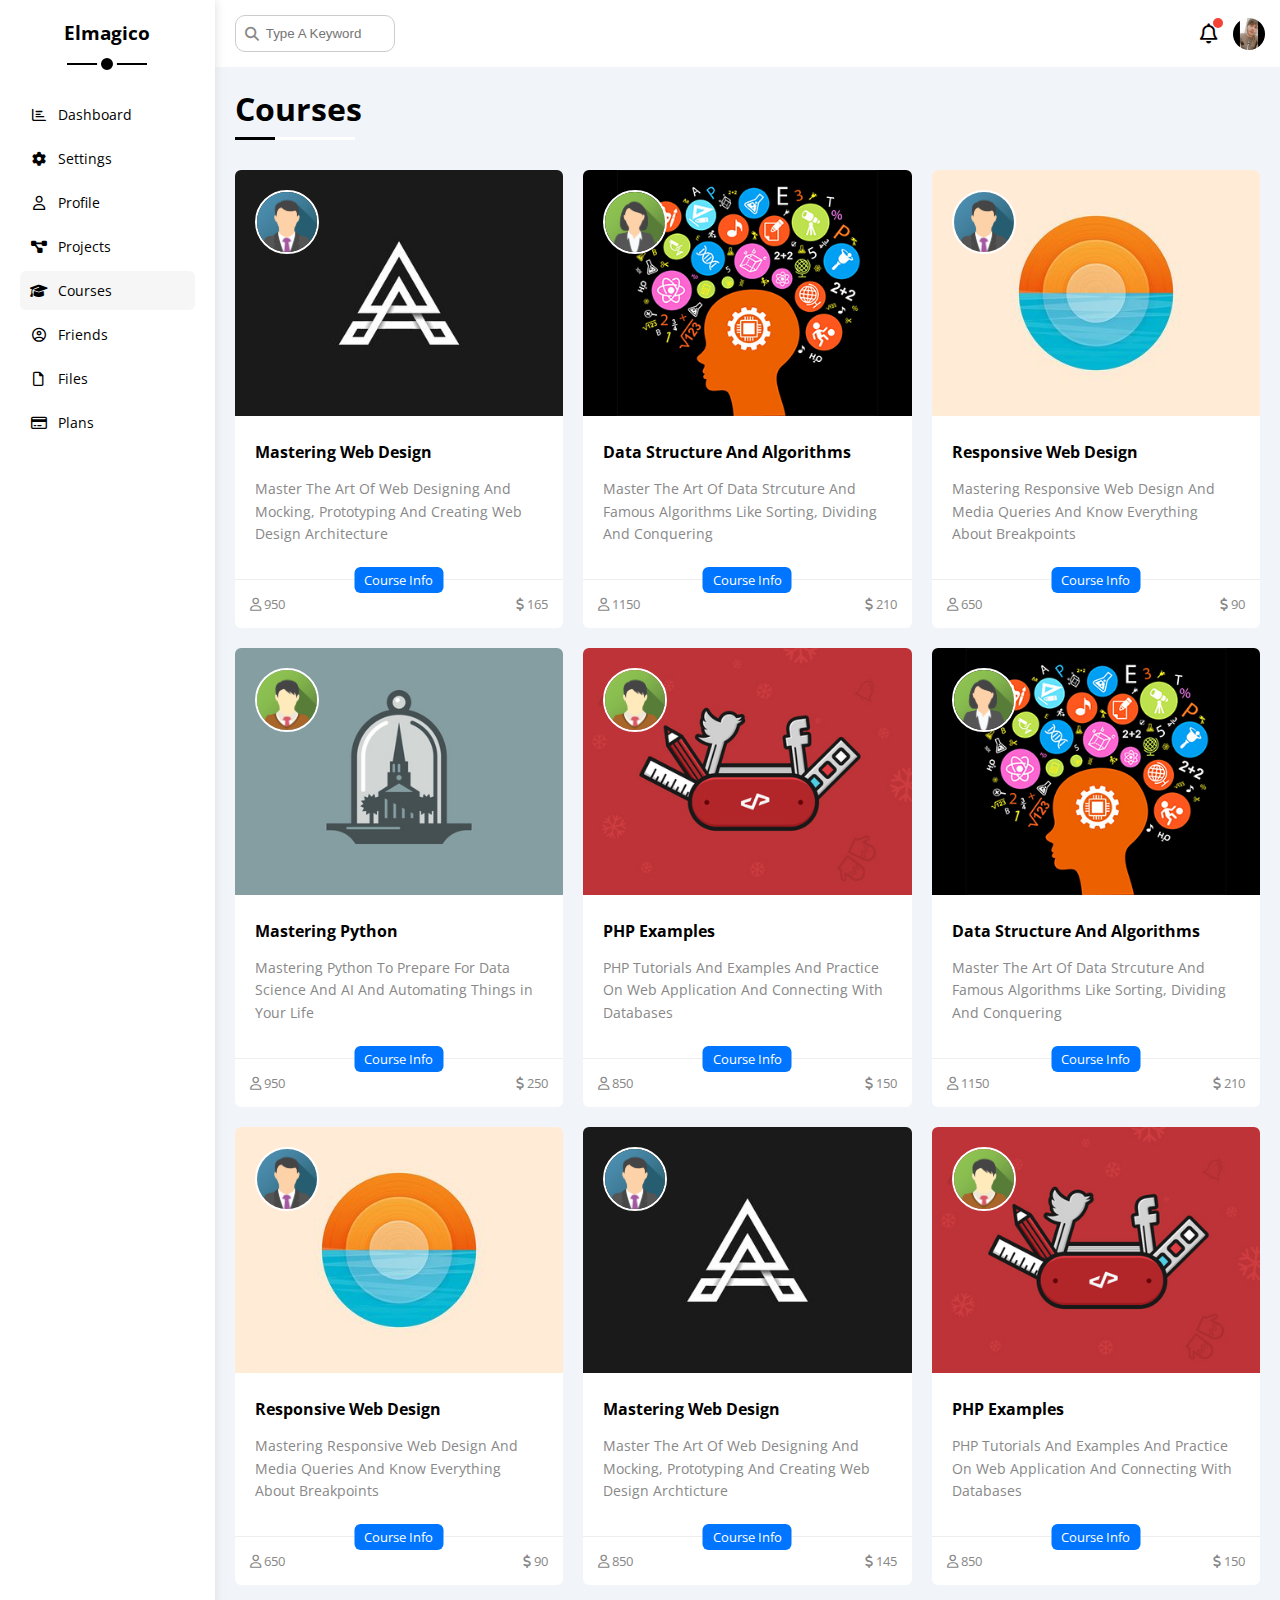
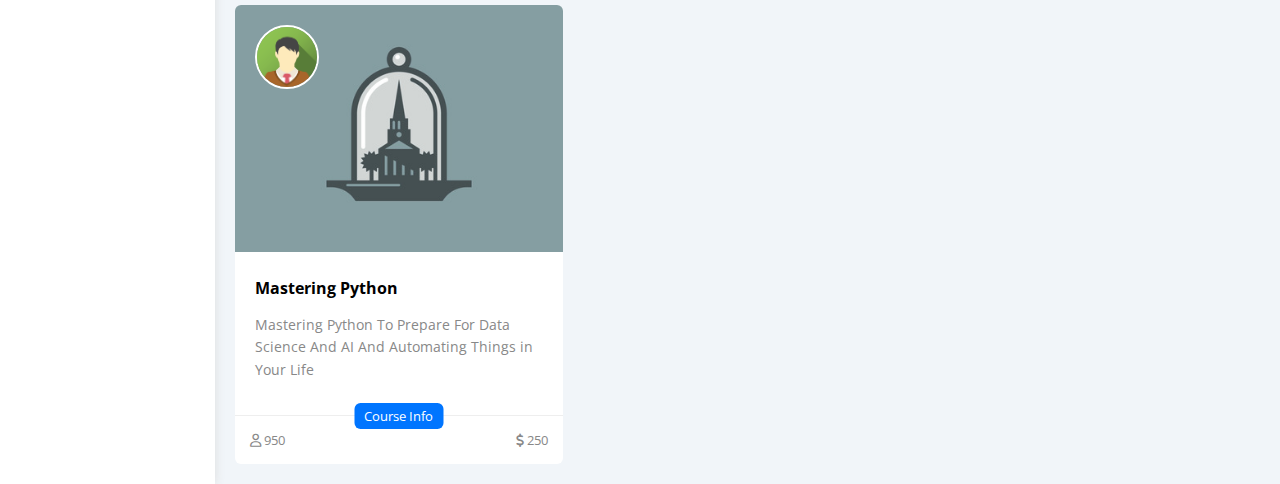
<file: courses.html>
<!DOCTYPE html>
<html lang="en">
<head>
    <meta charset="UTF-8">
    <meta http-equiv="X-UA-Compatible" content="IE=edge">
    <meta name="viewport" content="width=device-width, initial-scale=1.0">
    <title>Courses</title>
    <link rel="stylesheet" href="CSS/all.min.css">
    <link rel="stylesheet" href="CSS/framework.css">
    <link rel="stylesheet" href="CSS/master.css">
    <link rel="preconnect" href="https://fonts.gstatic.com" crossorigin />
    <link href="https://fonts.googleapis.com/css2?family=Open+Sans:wght@300;500&#038;display=swap" rel="stylesheet" />
</head>
<body>
    <div class="page d-flex">
        <div class="sidebar bg-white p-20 p-relative">
          <h3 class="p-relative txt-c mt-0">Elmagico</h3>
          <ul>
            <li>
              <a class="d-flex align-center fs-14 c-black rad-6 p-10" href="index.html">
                <i class="fa-regular fa-chart-bar fa-fw"></i>
                <span>Dashboard</span>
              </a>
            </li>
            <li>
              <a class="d-flex align-center fs-14 c-black rad-6 p-10" href="settings.html">
                <i class="fa-solid fa-gear fa-fw"></i>
                <span>Settings</span>
              </a>
            </li>
            <li>
              <a class="d-flex align-center fs-14 c-black rad-6 p-10" href="profile.html">
                <i class="fa-regular fa-user fa-fw"></i>
                <span>Profile</span>
              </a>
            </li>
            <li>
              <a class="d-flex align-center fs-14 c-black rad-6 p-10" href="projects.html">
                <i class="fa-solid fa-diagram-project fa-fw"></i>
                <span>Projects</span>
              </a>
            </li>
            <li>
              <a class="active d-flex align-center fs-14 c-black rad-6 p-10" href="courses.html">
                <i class="fa-solid fa-graduation-cap fa-fw"></i>
                <span>Courses</span>
              </a>
            </li>
            <li>
              <a class="d-flex align-center fs-14 c-black rad-6 p-10" href="friends.html">
                <i class="fa-regular fa-circle-user fa-fw"></i>
                <span>Friends</span>
              </a>
            </li>
            <li>
              <a class="d-flex align-center fs-14 c-black rad-6 p-10" href="files.html">
                <i class="fa-regular fa-file fa-fw"></i>
                <span>Files</span>
              </a>
            </li>
            <li>
              <a class="d-flex align-center fs-14 c-black rad-6 p-10" href="plans.html">
                <i class="fa-regular fa-credit-card fa-fw"></i>
                <span>Plans</span>
              </a>
            </li>
          </ul>
        </div>
        <div class="content w-full">
          <!-- Start Head -->
          <div class="head bg-white p-15 between-flex">
            <div class="search p-relative">
              <input class="p-10" type="search" placeholder="Type A Keyword" />
            </div>
            <div class="icons d-flex align-center">
              <span class="notification p-relative">
                <i class="fa-regular fa-bell fa-lg"></i>
              </span>
              <img decoding="async" src="imgs/avatar.png" alt="" />
            </div>
          </div>
          <!-- End Head -->
          <h1 class="p-relative">Courses</h1>
          <div class="courses-page d-grid m-20 gap-20">
            <div class="course bg-white rad-6 p-relative">
              <img decoding="async" class="cover" src="imgs/course-01.jpg" alt="" />
              <img decoding="async" class="instructor" src="imgs/team-01.png" alt="" />
              <div class="p-20">
                <h4 class="m-0">Mastering Web Design</h4>
                <p class="description c-grey mt-15 fs-14">
                  Master The Art Of Web Designing And Mocking, Prototyping And Creating Web Design Architecture
                </p>
              </div>
              <div class="info p-15 p-relative between-flex">
                <span class="title bg-blue c-white btn-shape">Course Info</span>
                <span class="c-grey">
                  <i class="fa-regular fa-user"></i>
                  950
                </span>
                <span class="c-grey">
                  <i class="fa-solid fa-dollar-sign"></i>
                  165
                </span>
              </div>
            </div>
            <div class="course bg-white rad-6 p-relative">
              <img decoding="async" class="cover" src="imgs/course-02.jpg" alt="" />
              <img decoding="async" class="instructor" src="imgs/team-02.png" alt="" />
              <div class="p-20">
                <h4 class="m-0">Data Structure And Algorithms</h4>
                <p class="description c-grey mt-15 fs-14">
                  Master The Art Of Data Strcuture And Famous Algorithms Like Sorting, Dividing And Conquering
                </p>
              </div>
              <div class="info p-15 p-relative between-flex">
                <span class="title bg-blue c-white btn-shape">Course Info</span>
                <span class="c-grey"> <i class="fa-regular fa-user"></i> 1150</span>
                <span class="c-grey"><i class="fa-solid fa-dollar-sign"></i> 210</span>
              </div>
            </div>
            <div class="course bg-white rad-6 p-relative">
              <img decoding="async" class="cover" src="imgs/course-03.jpg" alt="" />
              <img decoding="async" class="instructor" src="imgs/team-01.png" alt="" />
              <div class="p-20">
                <h4 class="m-0">Responsive Web Design</h4>
                <p class="description c-grey mt-15 fs-14">
                  Mastering Responsive Web Design And Media Queries And Know Everything About Breakpoints
                </p>
              </div>
              <div class="info p-15 p-relative between-flex">
                <span class="title bg-blue c-white btn-shape">Course Info</span>
                <span class="c-grey"> <i class="fa-regular fa-user"></i> 650</span>
                <span class="c-grey"><i class="fa-solid fa-dollar-sign"></i> 90</span>
              </div>
            </div>
            <div class="course bg-white rad-6 p-relative">
              <img decoding="async" class="cover" src="imgs/course-04.jpg" alt="" />
              <img decoding="async" class="instructor" src="imgs/team-03.png" alt="" />
              <div class="p-20">
                <h4 class="m-0">Mastering Python</h4>
                <p class="description c-grey mt-15 fs-14">
                  Mastering Python To Prepare For Data Science And AI And Automating Things in Your Life
                </p>
              </div>
              <div class="info p-15 p-relative between-flex">
                <span class="title bg-blue c-white btn-shape">Course Info</span>
                <span class="c-grey"> <i class="fa-regular fa-user"></i> 950</span>
                <span class="c-grey"><i class="fa-solid fa-dollar-sign"></i> 250</span>
              </div>
            </div>
            <div class="course bg-white rad-6 p-relative">
              <img decoding="async" class="cover" src="imgs/course-05.jpg" alt="" />
              <img decoding="async" class="instructor" src="imgs/team-03.png" alt="" />
              <div class="p-20">
                <h4 class="m-0">PHP Examples</h4>
                <p class="description c-grey mt-15 fs-14">
                  PHP Tutorials And Examples And Practice On Web Application And Connecting With Databases
                </p>
              </div>
              <div class="info p-15 p-relative between-flex">
                <span class="title bg-blue c-white btn-shape">Course Info</span>
                <span class="c-grey"> <i class="fa-regular fa-user"></i> 850</span>
                <span class="c-grey"><i class="fa-solid fa-dollar-sign"></i> 150</span>
              </div>
            </div>
            <div class="course bg-white rad-6 p-relative">
              <img decoding="async" class="cover" src="imgs/course-02.jpg" alt="" />
              <img decoding="async" class="instructor" src="imgs/team-02.png" alt="" />
              <div class="p-20">
                <h4 class="m-0">Data Structure And Algorithms</h4>
                <p class="description c-grey mt-15 fs-14">
                  Master The Art Of Data Strcuture And Famous Algorithms Like Sorting, Dividing And Conquering
                </p>
              </div>
              <div class="info p-15 p-relative between-flex">
                <span class="title bg-blue c-white btn-shape">Course Info</span>
                <span class="c-grey"> <i class="fa-regular fa-user"></i> 1150</span>
                <span class="c-grey"><i class="fa-solid fa-dollar-sign"></i> 210</span>
              </div>
            </div>
            <div class="course bg-white rad-6 p-relative">
              <img decoding="async" class="cover" src="imgs/course-03.jpg" alt="" />
              <img decoding="async" class="instructor" src="imgs/team-01.png" alt="" />
              <div class="p-20">
                <h4 class="m-0">Responsive Web Design</h4>
                <p class="description c-grey mt-15 fs-14">
                  Mastering Responsive Web Design And Media Queries And Know Everything About Breakpoints
                </p>
              </div>
              <div class="info p-15 p-relative between-flex">
                <span class="title bg-blue c-white btn-shape">Course Info</span>
                <span class="c-grey"> <i class="fa-regular fa-user"></i> 650</span>
                <span class="c-grey"><i class="fa-solid fa-dollar-sign"></i> 90</span>
              </div>
            </div>
            <div class="course bg-white rad-6 p-relative">
              <img decoding="async" class="cover" src="imgs/course-01.jpg" alt="" />
              <img decoding="async" class="instructor" src="imgs/team-01.png" alt="" />
              <div class="p-20">
                <h4 class="m-0">Mastering Web Design</h4>
                <p class="description c-grey mt-15 fs-14">
                  Master The Art Of Web Designing And Mocking, Prototyping And Creating Web Design Archticture
                </p>
              </div>
              <div class="info p-15 p-relative between-flex">
                <span class="title bg-blue c-white btn-shape">Course Info</span>
                <span class="c-grey"> <i class="fa-regular fa-user"></i> 850</span>
                <span class="c-grey"><i class="fa-solid fa-dollar-sign"></i> 145</span>
              </div>
            </div>
            <div class="course bg-white rad-6 p-relative">
              <img decoding="async" class="cover" src="imgs/course-05.jpg" alt="" />
              <img decoding="async" class="instructor" src="imgs/team-03.png" alt="" />
              <div class="p-20">
                <h4 class="m-0">PHP Examples</h4>
                <p class="description c-grey mt-15 fs-14">
                  PHP Tutorials And Examples And Practice On Web Application And Connecting With Databases
                </p>
              </div>
              <div class="info p-15 p-relative between-flex">
                <span class="title bg-blue c-white btn-shape">Course Info</span>
                <span class="c-grey"> <i class="fa-regular fa-user"></i> 850</span>
                <span class="c-grey"><i class="fa-solid fa-dollar-sign"></i> 150</span>
              </div>
            </div>
            <div class="course bg-white rad-6 p-relative">
              <img decoding="async" class="cover" src="imgs/course-04.jpg" alt="" />
              <img decoding="async" class="instructor" src="imgs/team-03.png" alt="" />
              <div class="p-20">
                <h4 class="m-0">Mastering Python</h4>
                <p class="description c-grey mt-15 fs-14">
                  Mastering Python To Prepare For Data Science And AI And Automating Things in Your Life
                </p>
              </div>
              <div class="info p-15 p-relative between-flex">
                <span class="title bg-blue c-white btn-shape">Course Info</span>
                <span class="c-grey"> <i class="fa-regular fa-user"></i> 950</span>
                <span class="c-grey"><i class="fa-solid fa-dollar-sign"></i> 250</span>
              </div>
            </div>
          </div>
        </div>
      </div>
</body>
</html>
</file>
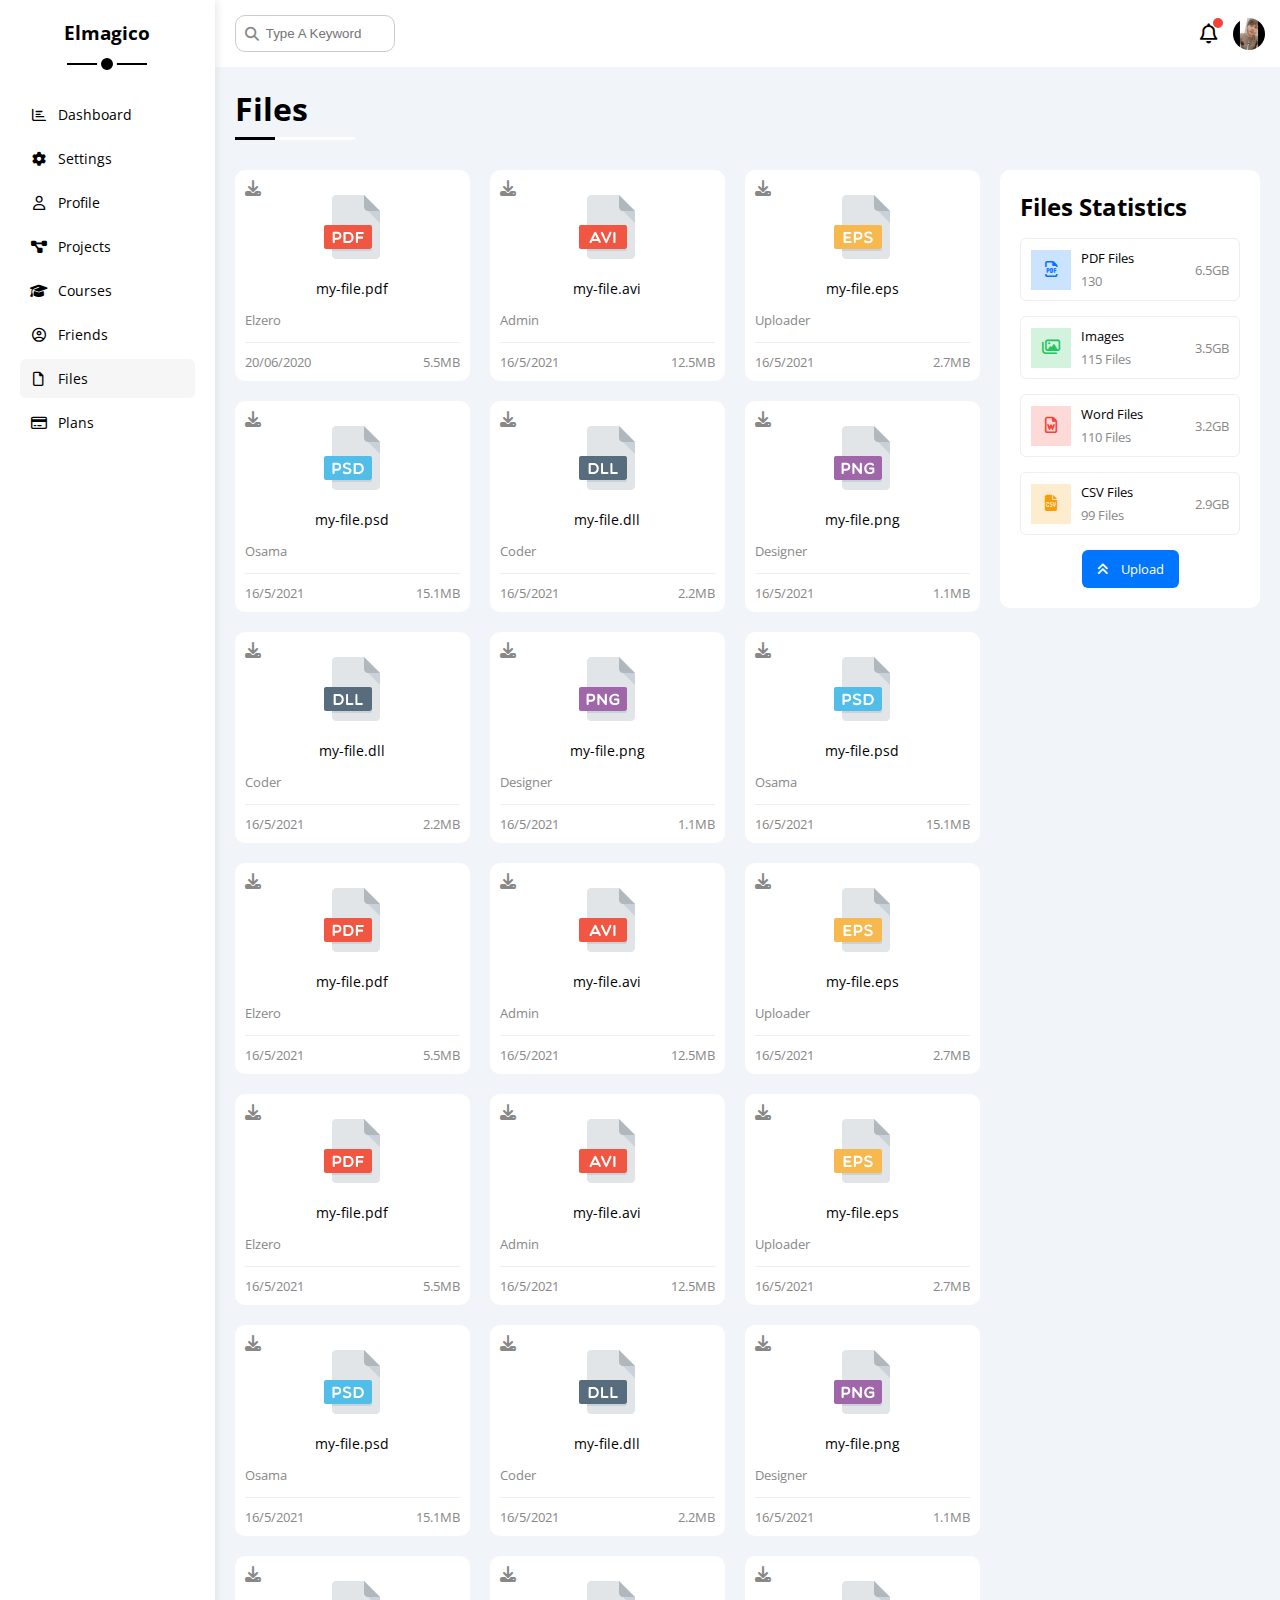
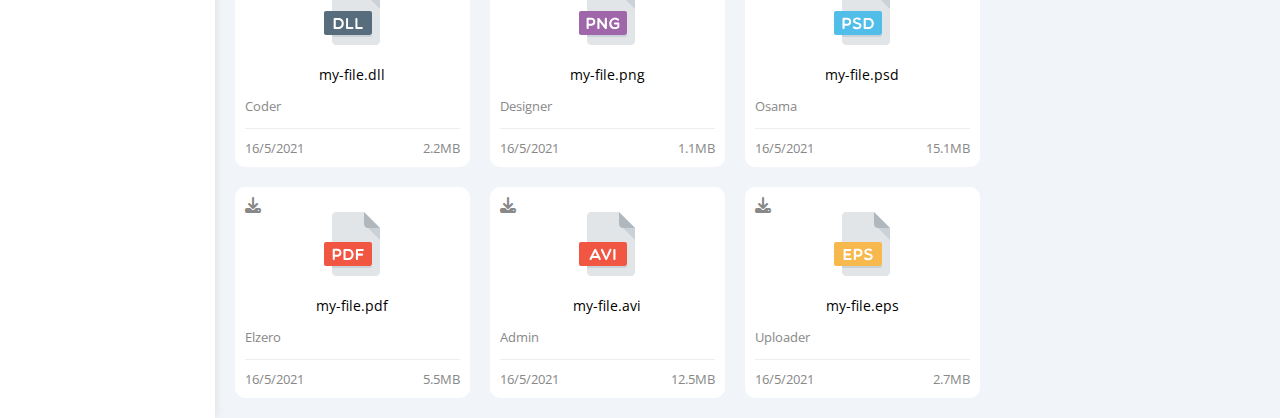
<file: files.html>
<!DOCTYPE html>
<html lang="en">
<head>
    <meta charset="UTF-8">
    <meta http-equiv="X-UA-Compatible" content="IE=edge">
    <meta name="viewport" content="width=device-width, initial-scale=1.0">
    <title>Files</title>
    <link rel="stylesheet" href="CSS/all.min.css">
    <link rel="stylesheet" href="CSS/framework.css">
    <link rel="stylesheet" href="CSS/master.css">
    <link rel="preconnect" href="https://fonts.gstatic.com" crossorigin />
    <link href="https://fonts.googleapis.com/css2?family=Open+Sans:wght@300;500&#038;display=swap" rel="stylesheet" />
</head>
<body>
    <div class="page d-flex">
        <div class="sidebar bg-white p-20 p-relative">
          <h3 class="p-relative txt-c mt-0">Elmagico</h3>
          <ul>
            <li>
              <a class="d-flex align-center fs-14 c-black rad-6 p-10" href="index.html">
                <i class="fa-regular fa-chart-bar fa-fw"></i>
                <span>Dashboard</span>
              </a>
            </li>
            <li>
              <a class="d-flex align-center fs-14 c-black rad-6 p-10" href="settings.html">
                <i class="fa-solid fa-gear fa-fw"></i>
                <span>Settings</span>
              </a>
            </li>
            <li>
              <a class="d-flex align-center fs-14 c-black rad-6 p-10" href="profile.html">
                <i class="fa-regular fa-user fa-fw"></i>
                <span>Profile</span>
              </a>
            </li>
            <li>
              <a class="d-flex align-center fs-14 c-black rad-6 p-10" href="projects.html">
                <i class="fa-solid fa-diagram-project fa-fw"></i>
                <span>Projects</span>
              </a>
            </li>
            <li>
              <a class="d-flex align-center fs-14 c-black rad-6 p-10" href="courses.html">
                <i class="fa-solid fa-graduation-cap fa-fw"></i>
                <span>Courses</span>
              </a>
            </li>
            <li>
              <a class="d-flex align-center fs-14 c-black rad-6 p-10" href="friends.html">
                <i class="fa-regular fa-circle-user fa-fw"></i>
                <span>Friends</span>
              </a>
            </li>
            <li>
              <a class="active d-flex align-center fs-14 c-black rad-6 p-10" href="files.html">
                <i class="fa-regular fa-file fa-fw"></i>
                <span>Files</span>
              </a>
            </li>
            <li>
              <a class="d-flex align-center fs-14 c-black rad-6 p-10" href="plans.html">
                <i class="fa-regular fa-credit-card fa-fw"></i>
                <span>Plans</span>
              </a>
            </li>
          </ul>
        </div>
        <div class="content w-full">
          <!-- Start Head -->
          <div class="head bg-white p-15 between-flex">
            <div class="search p-relative">
              <input class="p-10" type="search" placeholder="Type A Keyword" />
            </div>
            <div class="icons d-flex align-center">
              <span class="notification p-relative">
                <i class="fa-regular fa-bell fa-lg"></i>
              </span>
              <img decoding="async" src="imgs/avatar.png" alt="" />
            </div>
          </div>
          <!-- End Head -->
          <h1 class="p-relative">Files</h1>
          <div class="files-page d-flex m-20 gap-20">
            <div class="files-stats p-20 bg-white rad-10">
              <h2 class="mt-0 mb-15 txt-c-mobile">Files Statistics</h2>
              <div class="d-flex align-center border-eee p-10 rad-6 mb-15 fs-13">
                <i class="fa-regular fa-file-pdf fa-lg blue center-flex c-blue icon"></i>
                <div class="info">
                  <span>PDF Files</span>
                  <span class="c-grey d-block mt-5">130</span>
                </div>
                <div class="size c-grey">6.5GB</div>
              </div>
              <div class="d-flex align-center border-eee p-10 rad-6 mb-15 fs-13">
                <i class="fa-regular fa-images fa-lg green center-flex c-green icon"></i>
                <div class="info">
                  <span>Images</span>
                  <span class="c-grey d-block mt-5">115 Files</span>
                </div>
                <div class="size c-grey">3.5GB</div>
              </div>
              <div class="d-flex align-center border-eee p-10 rad-6 mb-15 fs-13">
                <i class="fa-regular fa-file-word fa-lg red center-flex c-red icon"></i>
                <div class="info">
                  <span>Word Files</span>
                  <span class="c-grey d-block mt-5">110 Files</span>
                </div>
                <div class="size c-grey">3.2GB</div>
              </div>
              <div class="d-flex align-center border-eee p-10 rad-6 fs-13">
                <i class="fa-solid fa-file-csv fa-lg orange center-flex c-orange icon"></i>
                <div class="info">
                  <span>CSV Files</span>
                  <span class="c-grey d-block mt-5">99 Files</span>
                </div>
                <div class="size c-grey">2.9GB</div>
              </div>
              <a class="upload bg-blue c-white fs-13 rad-6 d-block w-fit" href="#">
                <i class="fa-solid fa-angles-up mr-10"></i>
                Upload
              </a>
            </div>
            <div class="files-content d-grid gap-20">
              <div class="file bg-white p-10 rad-10">
                <i class="fa-solid fa-download c-grey p-absolute"></i>
                <div class="icon txt-c">
                  <img decoding="async" class="mt-15 mb-15" src="imgs/pdf.svg" alt="" />
                </div>
                <div class="txt-c mb-10 fs-14">my-file.pdf</div>
                <p class="c-grey fs-13">Elzero</p>
                <div class="info between-flex mt-10 pt-10 fs-13 c-grey">
                  <span>20/06/2020</span>
                  <span>5.5MB</span>
                </div>
              </div>
              <div class="file bg-white p-10 rad-10">
                <i class="fa-solid fa-download c-grey p-absolute"></i>
                <div class="icon txt-c">
                  <img decoding="async" class="mt-15 mb-15" src="imgs/avi.svg" alt="" />
                </div>
                <div class="txt-c mb-10 fs-14">my-file.avi</div>
                <p class="c-grey fs-13">Admin</p>
                <div class="info between-flex mt-10 pt-10 fs-13 c-grey">
                  <span>16/5/2021</span>
                  <span>12.5MB</span>
                </div>
              </div>
              <div class="file bg-white p-10 rad-10">
                <i class="fa-solid fa-download c-grey p-absolute"></i>
                <div class="icon txt-c">
                  <img decoding="async" class="mt-15 mb-15" src="imgs/eps.svg" alt="" />
                </div>
                <div class="txt-c mb-10 fs-14">my-file.eps</div>
                <p class="c-grey fs-13">Uploader</p>
                <div class="info between-flex mt-10 pt-10 fs-13 c-grey">
                  <span>16/5/2021</span>
                  <span>2.7MB</span>
                </div>
              </div>
              <div class="file bg-white p-10 rad-10">
                <i class="fa-solid fa-download c-grey p-absolute"></i>
                <div class="icon txt-c">
                  <img decoding="async" class="mt-15 mb-15" src="imgs/psd.svg" alt="" />
                </div>
                <div class="txt-c mb-10 fs-14">my-file.psd</div>
                <p class="c-grey fs-13">Osama</p>
                <div class="info between-flex mt-10 pt-10 fs-13 c-grey">
                  <span>16/5/2021</span>
                  <span>15.1MB</span>
                </div>
              </div>
              <div class="file bg-white p-10 rad-10">
                <i class="fa-solid fa-download c-grey p-absolute"></i>
                <div class="icon txt-c">
                  <img decoding="async" class="mt-15 mb-15" src="imgs/dll.svg" alt="" />
                </div>
                <div class="txt-c mb-10 fs-14">my-file.dll</div>
                <p class="c-grey fs-13">Coder</p>
                <div class="info between-flex mt-10 pt-10 fs-13 c-grey">
                  <span>16/5/2021</span>
                  <span>2.2MB</span>
                </div>
              </div>
              <div class="file bg-white p-10 rad-10">
                <i class="fa-solid fa-download c-grey p-absolute"></i>
                <div class="icon txt-c">
                  <img decoding="async" class="mt-15 mb-15" src="imgs/png.svg" alt="" />
                </div>
                <div class="txt-c mb-10 fs-14">my-file.png</div>
                <p class="c-grey fs-13">Designer</p>
                <div class="info between-flex mt-10 pt-10 fs-13 c-grey">
                  <span>16/5/2021</span>
                  <span>1.1MB</span>
                </div>
              </div>
              <div class="file bg-white p-10 rad-10">
                <i class="fa-solid fa-download c-grey p-absolute"></i>
                <div class="icon txt-c">
                  <img decoding="async" class="mt-15 mb-15" src="imgs/dll.svg" alt="" />
                </div>
                <div class="txt-c mb-10 fs-14">my-file.dll</div>
                <p class="c-grey fs-13">Coder</p>
                <div class="info between-flex mt-10 pt-10 fs-13 c-grey">
                  <span>16/5/2021</span>
                  <span>2.2MB</span>
                </div>
              </div>
              <div class="file bg-white p-10 rad-10">
                <i class="fa-solid fa-download c-grey p-absolute"></i>
                <div class="icon txt-c">
                  <img decoding="async" class="mt-15 mb-15" src="imgs/png.svg" alt="" />
                </div>
                <div class="txt-c mb-10 fs-14">my-file.png</div>
                <p class="c-grey fs-13">Designer</p>
                <div class="info between-flex mt-10 pt-10 fs-13 c-grey">
                  <span>16/5/2021</span>
                  <span>1.1MB</span>
                </div>
              </div>
              <div class="file bg-white p-10 rad-10">
                <i class="fa-solid fa-download c-grey p-absolute"></i>
                <div class="icon txt-c">
                  <img decoding="async" class="mt-15 mb-15" src="imgs/psd.svg" alt="" />
                </div>
                <div class="txt-c mb-10 fs-14">my-file.psd</div>
                <p class="c-grey fs-13">Osama</p>
                <div class="info between-flex mt-10 pt-10 fs-13 c-grey">
                  <span>16/5/2021</span>
                  <span>15.1MB</span>
                </div>
              </div>
              <div class="file bg-white p-10 rad-10">
                <i class="fa-solid fa-download c-grey p-absolute"></i>
                <div class="icon txt-c">
                  <img decoding="async" class="mt-15 mb-15" src="imgs/pdf.svg" alt="" />
                </div>
                <div class="txt-c mb-10 fs-14">my-file.pdf</div>
                <p class="c-grey fs-13">Elzero</p>
                <div class="info between-flex mt-10 pt-10 fs-13 c-grey">
                  <span>16/5/2021</span>
                  <span>5.5MB</span>
                </div>
              </div>
              <div class="file bg-white p-10 rad-10">
                <i class="fa-solid fa-download c-grey p-absolute"></i>
                <div class="icon txt-c">
                  <img decoding="async" class="mt-15 mb-15" src="imgs/avi.svg" alt="" />
                </div>
                <div class="txt-c mb-10 fs-14">my-file.avi</div>
                <p class="c-grey fs-13">Admin</p>
                <div class="info between-flex mt-10 pt-10 fs-13 c-grey">
                  <span>16/5/2021</span>
                  <span>12.5MB</span>
                </div>
              </div>
              <div class="file bg-white p-10 rad-10">
                <i class="fa-solid fa-download c-grey p-absolute"></i>
                <div class="icon txt-c">
                  <img decoding="async" class="mt-15 mb-15" src="imgs/eps.svg" alt="" />
                </div>
                <div class="txt-c mb-10 fs-14">my-file.eps</div>
                <p class="c-grey fs-13">Uploader</p>
                <div class="info between-flex mt-10 pt-10 fs-13 c-grey">
                  <span>16/5/2021</span>
                  <span>2.7MB</span>
                </div>
              </div>
              <div class="file bg-white p-10 rad-10">
                <i class="fa-solid fa-download c-grey p-absolute"></i>
                <div class="icon txt-c">
                  <img decoding="async" class="mt-15 mb-15" src="imgs/pdf.svg" alt="" />
                </div>
                <div class="txt-c mb-10 fs-14">my-file.pdf</div>
                <p class="c-grey fs-13">Elzero</p>
                <div class="info between-flex mt-10 pt-10 fs-13 c-grey">
                  <span>16/5/2021</span>
                  <span>5.5MB</span>
                </div>
              </div>
              <div class="file bg-white p-10 rad-10">
                <i class="fa-solid fa-download c-grey p-absolute"></i>
                <div class="icon txt-c">
                  <img decoding="async" class="mt-15 mb-15" src="imgs/avi.svg" alt="" />
                </div>
                <div class="txt-c mb-10 fs-14">my-file.avi</div>
                <p class="c-grey fs-13">Admin</p>
                <div class="info between-flex mt-10 pt-10 fs-13 c-grey">
                  <span>16/5/2021</span>
                  <span>12.5MB</span>
                </div>
              </div>
              <div class="file bg-white p-10 rad-10">
                <i class="fa-solid fa-download c-grey p-absolute"></i>
                <div class="icon txt-c">
                  <img decoding="async" class="mt-15 mb-15" src="imgs/eps.svg" alt="" />
                </div>
                <div class="txt-c mb-10 fs-14">my-file.eps</div>
                <p class="c-grey fs-13">Uploader</p>
                <div class="info between-flex mt-10 pt-10 fs-13 c-grey">
                  <span>16/5/2021</span>
                  <span>2.7MB</span>
                </div>
              </div>
              <div class="file bg-white p-10 rad-10">
                <i class="fa-solid fa-download c-grey p-absolute"></i>
                <div class="icon txt-c">
                  <img decoding="async" class="mt-15 mb-15" src="imgs/psd.svg" alt="" />
                </div>
                <div class="txt-c mb-10 fs-14">my-file.psd</div>
                <p class="c-grey fs-13">Osama</p>
                <div class="info between-flex mt-10 pt-10 fs-13 c-grey">
                  <span>16/5/2021</span>
                  <span>15.1MB</span>
                </div>
              </div>
              <div class="file bg-white p-10 rad-10">
                <i class="fa-solid fa-download c-grey p-absolute"></i>
                <div class="icon txt-c">
                  <img decoding="async" class="mt-15 mb-15" src="imgs/dll.svg" alt="" />
                </div>
                <div class="txt-c mb-10 fs-14">my-file.dll</div>
                <p class="c-grey fs-13">Coder</p>
                <div class="info between-flex mt-10 pt-10 fs-13 c-grey">
                  <span>16/5/2021</span>
                  <span>2.2MB</span>
                </div>
              </div>
              <div class="file bg-white p-10 rad-10">
                <i class="fa-solid fa-download c-grey p-absolute"></i>
                <div class="icon txt-c">
                  <img decoding="async" class="mt-15 mb-15" src="imgs/png.svg" alt="" />
                </div>
                <div class="txt-c mb-10 fs-14">my-file.png</div>
                <p class="c-grey fs-13">Designer</p>
                <div class="info between-flex mt-10 pt-10 fs-13 c-grey">
                  <span>16/5/2021</span>
                  <span>1.1MB</span>
                </div>
              </div>
              <div class="file bg-white p-10 rad-10">
                <i class="fa-solid fa-download c-grey p-absolute"></i>
                <div class="icon txt-c">
                  <img decoding="async" class="mt-15 mb-15" src="imgs/dll.svg" alt="" />
                </div>
                <div class="txt-c mb-10 fs-14">my-file.dll</div>
                <p class="c-grey fs-13">Coder</p>
                <div class="info between-flex mt-10 pt-10 fs-13 c-grey">
                  <span>16/5/2021</span>
                  <span>2.2MB</span>
                </div>
              </div>
              <div class="file bg-white p-10 rad-10">
                <i class="fa-solid fa-download c-grey p-absolute"></i>
                <div class="icon txt-c">
                  <img decoding="async" class="mt-15 mb-15" src="imgs/png.svg" alt="" />
                </div>
                <div class="txt-c mb-10 fs-14">my-file.png</div>
                <p class="c-grey fs-13">Designer</p>
                <div class="info between-flex mt-10 pt-10 fs-13 c-grey">
                  <span>16/5/2021</span>
                  <span>1.1MB</span>
                </div>
              </div>
              <div class="file bg-white p-10 rad-10">
                <i class="fa-solid fa-download c-grey p-absolute"></i>
                <div class="icon txt-c">
                  <img decoding="async" class="mt-15 mb-15" src="imgs/psd.svg" alt="" />
                </div>
                <div class="txt-c mb-10 fs-14">my-file.psd</div>
                <p class="c-grey fs-13">Osama</p>
                <div class="info between-flex mt-10 pt-10 fs-13 c-grey">
                  <span>16/5/2021</span>
                  <span>15.1MB</span>
                </div>
              </div>
              <div class="file bg-white p-10 rad-10">
                <i class="fa-solid fa-download c-grey p-absolute"></i>
                <div class="icon txt-c">
                  <img decoding="async" class="mt-15 mb-15" src="imgs/pdf.svg" alt="" />
                </div>
                <div class="txt-c mb-10 fs-14">my-file.pdf</div>
                <p class="c-grey fs-13">Elzero</p>
                <div class="info between-flex mt-10 pt-10 fs-13 c-grey">
                  <span>16/5/2021</span>
                  <span>5.5MB</span>
                </div>
              </div>
              <div class="file bg-white p-10 rad-10">
                <i class="fa-solid fa-download c-grey p-absolute"></i>
                <div class="icon txt-c">
                  <img decoding="async" class="mt-15 mb-15" src="imgs/avi.svg" alt="" />
                </div>
                <div class="txt-c mb-10 fs-14">my-file.avi</div>
                <p class="c-grey fs-13">Admin</p>
                <div class="info between-flex mt-10 pt-10 fs-13 c-grey">
                  <span>16/5/2021</span>
                  <span>12.5MB</span>
                </div>
              </div>
              <div class="file bg-white p-10 rad-10">
                <i class="fa-solid fa-download c-grey p-absolute"></i>
                <div class="icon txt-c">
                  <img decoding="async" class="mt-15 mb-15" src="imgs/eps.svg" alt="" />
                </div>
                <div class="txt-c mb-10 fs-14">my-file.eps</div>
                <p class="c-grey fs-13">Uploader</p>
                <div class="info between-flex mt-10 pt-10 fs-13 c-grey">
                  <span>16/5/2021</span>
                  <span>2.7MB</span>
                </div>
              </div>
            </div>
          </div>
        </div>
      </div>
</body>
</html>
</file>
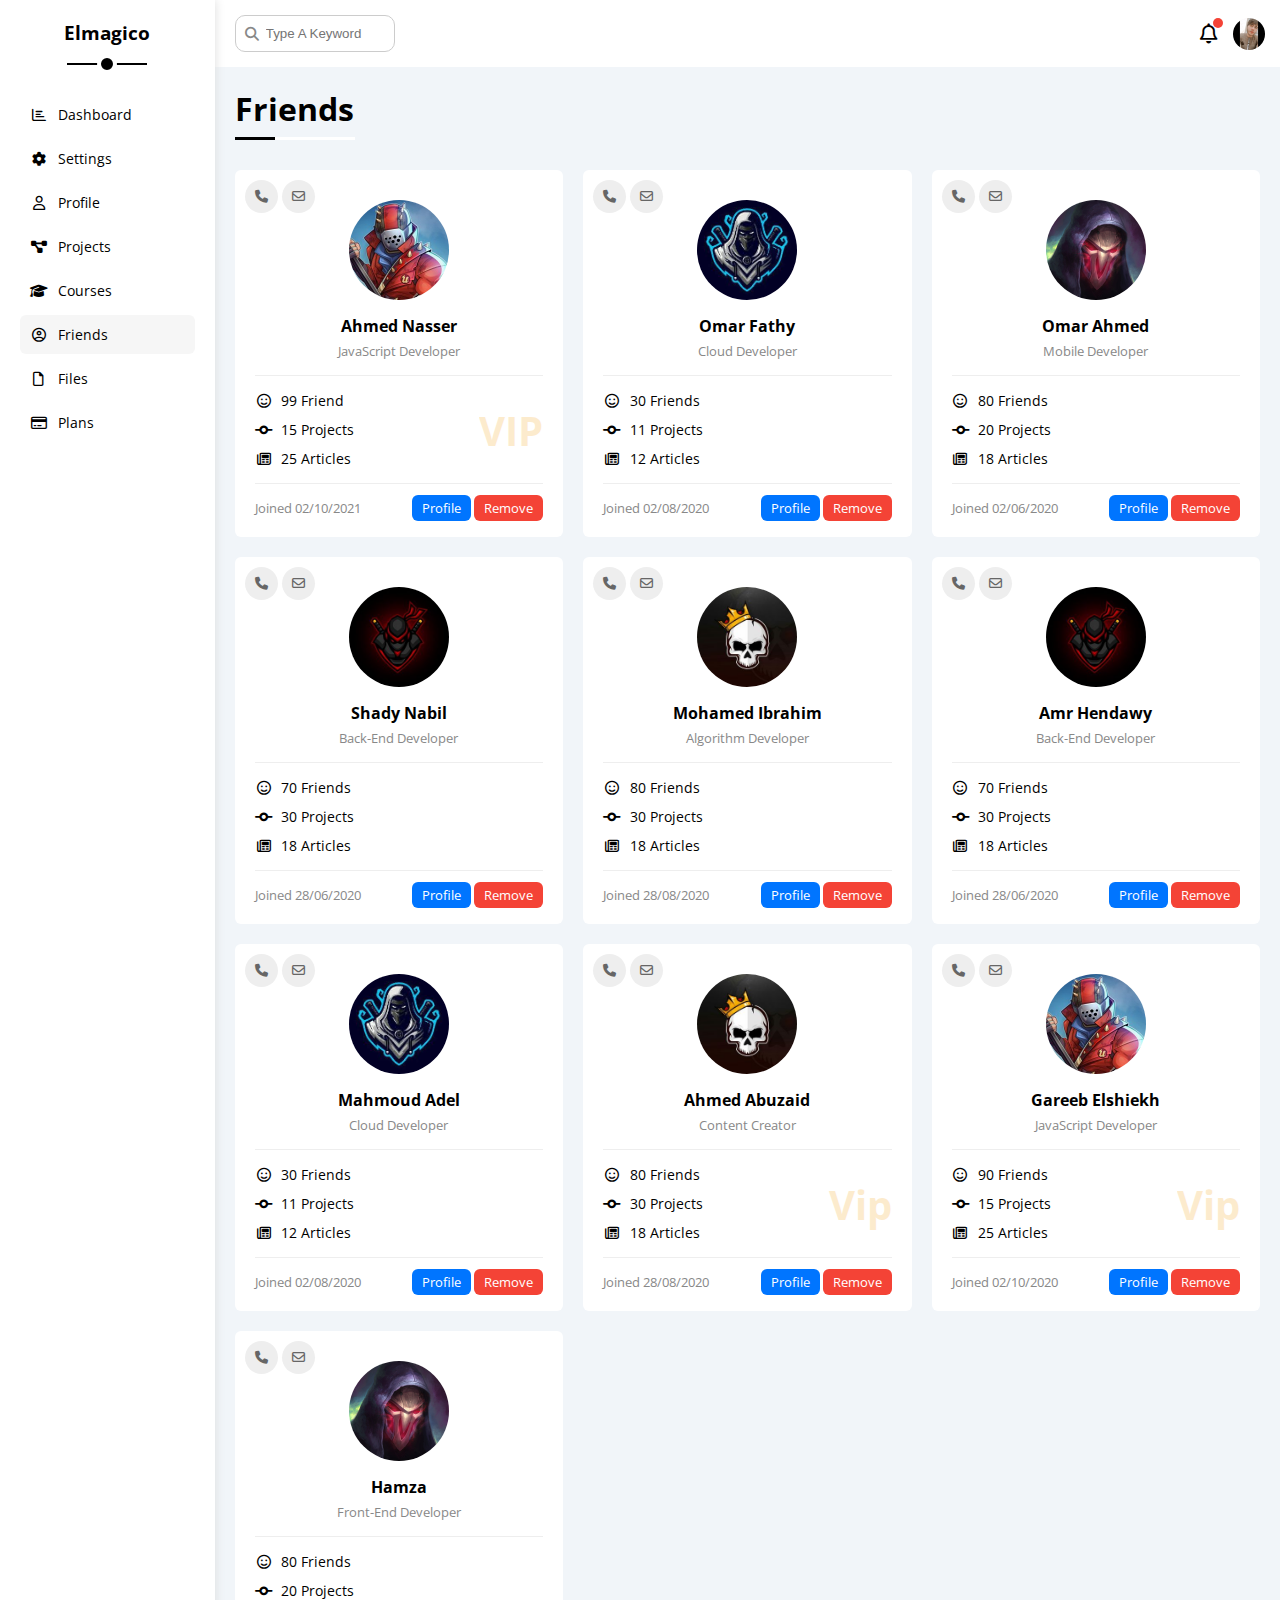
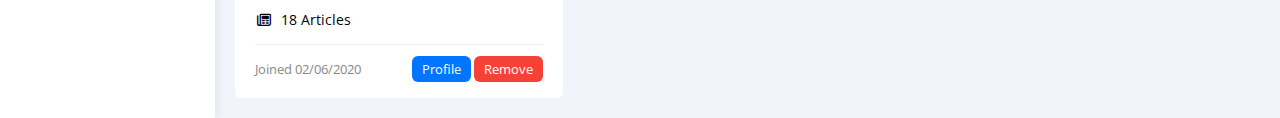
<file: friends.html>
<!DOCTYPE html>
<html lang="en">
<head>
    <meta charset="UTF-8">
    <meta http-equiv="X-UA-Compatible" content="IE=edge">
    <meta name="viewport" content="width=device-width, initial-scale=1.0">
    <title>Friends</title>
    <link rel="stylesheet" href="CSS/all.min.css">
    <link rel="stylesheet" href="CSS/framework.css">
    <link rel="stylesheet" href="CSS/master.css">
    <link rel="preconnect" href="https://fonts.gstatic.com" crossorigin />
    <link href="https://fonts.googleapis.com/css2?family=Open+Sans:wght@300;500&#038;display=swap" rel="stylesheet" />
</head>
<body>
    <div class="page d-flex">
        <div class="sidebar bg-white p-20 p-relative">
          <h3 class="p-relative txt-c mt-0">Elmagico</h3>
          <ul>
            <li>
              <a class="d-flex align-center fs-14 c-black rad-6 p-10" href="index.html">
                <i class="fa-regular fa-chart-bar fa-fw"></i>
                <span>Dashboard</span>
              </a>
            </li>
            <li>
              <a class="d-flex align-center fs-14 c-black rad-6 p-10" href="settings.html">
                <i class="fa-solid fa-gear fa-fw"></i>
                <span>Settings</span>
              </a>
            </li>
            <li>
              <a class="d-flex align-center fs-14 c-black rad-6 p-10" href="profile.html">
                <i class="fa-regular fa-user fa-fw"></i>
                <span>Profile</span>
              </a>
            </li>
            <li>
              <a class="d-flex align-center fs-14 c-black rad-6 p-10" href="projects.html">
                <i class="fa-solid fa-diagram-project fa-fw"></i>
                <span>Projects</span>
              </a>
            </li>
            <li>
              <a class="d-flex align-center fs-14 c-black rad-6 p-10" href="courses.html">
                <i class="fa-solid fa-graduation-cap fa-fw"></i>
                <span>Courses</span>
              </a>
            </li>
            <li>
              <a class="active d-flex align-center fs-14 c-black rad-6 p-10" href="friends.html">
                <i class="fa-regular fa-circle-user fa-fw"></i>
                <span>Friends</span>
              </a>
            </li>
            <li>
              <a class="d-flex align-center fs-14 c-black rad-6 p-10" href="files.html">
                <i class="fa-regular fa-file fa-fw"></i>
                <span>Files</span>
              </a>
            </li>
            <li>
              <a class="d-flex align-center fs-14 c-black rad-6 p-10" href="plans.html">
                <i class="fa-regular fa-credit-card fa-fw"></i>
                <span>Plans</span>
              </a>
            </li>
          </ul>
        </div>
        <div class="content w-full">
          <!-- Start Head -->
          <div class="head bg-white p-15 between-flex">
            <div class="search p-relative">
              <input class="p-10" type="search" placeholder="Type A Keyword" />
            </div>
            <div class="icons d-flex align-center">
              <span class="notification p-relative">
                <i class="fa-regular fa-bell fa-lg"></i>
              </span>
              <img decoding="async" src="imgs/avatar.png" alt="" />
            </div>
          </div>
          <!-- End Head -->
          <h1 class="p-relative">Friends</h1>
          <div class="friends-page d-grid m-20 gap-20">
            <div class="friend bg-white rad-6 p-20 p-relative">
              <div class="contact">
                <i class="fa-solid fa-phone"></i>
                <i class="fa-regular fa-envelope"></i>
              </div>
              <div class="txt-c">
                <img decoding="async" class="rad-half mt-10 mb-10 w-100 h-100" src="imgs/friend-01.jpg" alt="" />
                <h4 class="m-0">Ahmed Nasser</h4>
                <p class="c-grey fs-13 mt-5 mb-0">JavaScript Developer</p>
              </div>
              <div class="icons fs-14 p-relative">
                <div class="mb-10">
                  <i class="fa-regular fa-face-smile fa-fw"></i>
                  <span>99 Friend</span>
                </div>
                <div class="mb-10">
                  <i class="fa-solid fa-code-commit fa-fw"></i>
                  <span>15 Projects</span>
                </div>
                <div>
                  <i class="fa-regular fa-newspaper fa-fw"></i>
                  <span>25 Articles</span>
                </div>
                <span class="vip fw-bold c-orange">VIP</span>
              </div>
              <div class="info between-flex fs-13">
                <span class="c-grey">Joined 02/10/2021</span>
                <div>
                  <a class="bg-blue c-white btn-shape" href="profile.html">Profile</a>
                  <a class="bg-red c-white btn-shape" href="#">Remove</a>
                </div>
              </div>
            </div>
            <div class="friend bg-white rad-6 p-20 p-relative">
              <div class="contact">
                <i class="fa-solid fa-phone"></i>
                <i class="fa-regular fa-envelope"></i>
              </div>
              <div class="txt-c">
                <img decoding="async" class="rad-half mt-10 mb-10 w-100 h-100" src="imgs/friend-02.jpg" alt="" />
                <h4 class="m-0">Omar Fathy</h4>
                <p class="c-grey fs-13 mt-5 mb-0">Cloud Developer</p>
              </div>
              <div class="icons fs-14 p-relative">
                <div class="mb-10">
                  <i class="fa-regular fa-face-smile fa-fw"></i>
                  <span>30 Friends</span>
                </div>
                <div class="mb-10">
                  <i class="fa-solid fa-code-commit fa-fw"></i>
                  <span>11 Projects</span>
                </div>
                <div>
                  <i class="fa-regular fa-newspaper fa-fw"></i>
                  <span>12 Articles</span>
                </div>
              </div>
              <div class="info between-flex fs-13">
                <span class="c-grey">Joined 02/08/2020</span>
                <div>
                  <a class="bg-blue c-white btn-shape" href="profile.html">Profile</a>
                  <a class="bg-red c-white btn-shape" href="">Remove</a>
                </div>
              </div>
            </div>
            <div class="friend bg-white rad-6 p-20 p-relative">
              <div class="contact">
                <i class="fa-solid fa-phone"></i>
                <i class="fa-regular fa-envelope"></i>
              </div>
              <div class="txt-c">
                <img decoding="async" class="rad-half mt-10 mb-10 w-100 h-100" src="imgs/friend-03.jpg" alt="" />
                <h4 class="m-0">Omar Ahmed</h4>
                <p class="c-grey fs-13 mt-5 mb-0">Mobile Developer</p>
              </div>
              <div class="icons fs-14 p-relative">
                <div class="mb-10">
                  <i class="fa-regular fa-face-smile fa-fw"></i>
                  <span>80 Friends</span>
                </div>
                <div class="mb-10">
                  <i class="fa-solid fa-code-commit fa-fw"></i>
                  <span>20 Projects</span>
                </div>
                <div>
                  <i class="fa-regular fa-newspaper fa-fw"></i>
                  <span>18 Articles</span>
                </div>
              </div>
              <div class="info between-flex fs-13">
                <span class="c-grey">Joined 02/06/2020</span>
                <div>
                  <a class="bg-blue c-white btn-shape" href="profile.html">Profile</a>
                  <a class="bg-red c-white btn-shape" href="">Remove</a>
                </div>
              </div>
            </div>
            <div class="friend bg-white rad-6 p-20 p-relative">
              <div class="contact">
                <i class="fa-solid fa-phone"></i>
                <i class="fa-regular fa-envelope"></i>
              </div>
              <div class="txt-c">
                <img decoding="async" class="rad-half mt-10 mb-10 w-100 h-100" src="imgs/friend-04.jpg" alt="" />
                <h4 class="m-0">Shady Nabil</h4>
                <p class="c-grey fs-13 mt-5 mb-0">Back-End Developer</p>
              </div>
              <div class="icons fs-14 p-relative">
                <div class="mb-10">
                  <i class="fa-regular fa-face-smile fa-fw"></i>
                  <span>70 Friends</span>
                </div>
                <div class="mb-10">
                  <i class="fa-solid fa-code-commit fa-fw"></i>
                  <span>30 Projects</span>
                </div>
                <div>
                  <i class="fa-regular fa-newspaper fa-fw"></i>
                  <span>18 Articles</span>
                </div>
              </div>
              <div class="info between-flex fs-13">
                <span class="c-grey">Joined 28/06/2020</span>
                <div>
                  <a class="bg-blue c-white btn-shape" href="profile.html">Profile</a>
                  <a class="bg-red c-white btn-shape" href="">Remove</a>
                </div>
              </div>
            </div>
            <div class="friend bg-white rad-6 p-20 p-relative">
              <div class="contact">
                <i class="fa-solid fa-phone"></i>
                <i class="fa-regular fa-envelope"></i>
              </div>
              <div class="txt-c">
                <img decoding="async" class="rad-half mt-10 mb-10 w-100 h-100" src="imgs/friend-05.jpg" alt="" />
                <h4 class="m-0">Mohamed Ibrahim</h4>
                <p class="c-grey fs-13 mt-5 mb-0">Algorithm Developer</p>
              </div>
              <div class="icons fs-14 p-relative">
                <div class="mb-10">
                  <i class="fa-regular fa-face-smile fa-fw"></i>
                  <span>80 Friends</span>
                </div>
                <div class="mb-10">
                  <i class="fa-solid fa-code-commit fa-fw"></i>
                  <span>30 Projects</span>
                </div>
                <div>
                  <i class="fa-regular fa-newspaper fa-fw"></i>
                  <span>18 Articles</span>
                </div>
              </div>
              <div class="info between-flex fs-13">
                <span class="c-grey">Joined 28/08/2020</span>
                <div>
                  <a class="bg-blue c-white btn-shape" href="profile.html">Profile</a>
                  <a class="bg-red c-white btn-shape" href="">Remove</a>
                </div>
              </div>
            </div>
            <div class="friend bg-white rad-6 p-20 p-relative">
              <div class="contact">
                <i class="fa-solid fa-phone"></i>
                <i class="fa-regular fa-envelope"></i>
              </div>
              <div class="txt-c">
                <img decoding="async" class="rad-half mt-10 mb-10 w-100 h-100" src="imgs/friend-04.jpg" alt="" />
                <h4 class="m-0">Amr Hendawy</h4>
                <p class="c-grey fs-13 mt-5 mb-0">Back-End Developer</p>
              </div>
              <div class="icons fs-14 p-relative">
                <div class="mb-10">
                  <i class="fa-regular fa-face-smile fa-fw"></i>
                  <span>70 Friends</span>
                </div>
                <div class="mb-10">
                  <i class="fa-solid fa-code-commit fa-fw"></i>
                  <span>30 Projects</span>
                </div>
                <div>
                  <i class="fa-regular fa-newspaper fa-fw"></i>
                  <span>18 Articles</span>
                </div>
              </div>
              <div class="info between-flex fs-13">
                <span class="c-grey">Joined 28/06/2020</span>
                <div>
                  <a class="bg-blue c-white btn-shape" href="profile.html">Profile</a>
                  <a class="bg-red c-white btn-shape" href="">Remove</a>
                </div>
              </div>
            </div>
            <div class="friend bg-white rad-6 p-20 p-relative">
              <div class="contact">
                <i class="fa-solid fa-phone"></i>
                <i class="fa-regular fa-envelope"></i>
              </div>
              <div class="txt-c">
                <img decoding="async" class="rad-half mt-10 mb-10 w-100 h-100" src="imgs/friend-02.jpg" alt="" />
                <h4 class="m-0">Mahmoud Adel</h4>
                <p class="c-grey fs-13 mt-5 mb-0">Cloud Developer</p>
              </div>
              <div class="icons fs-14 p-relative">
                <div class="mb-10">
                  <i class="fa-regular fa-face-smile fa-fw"></i>
                  <span>30 Friends</span>
                </div>
                <div class="mb-10">
                  <i class="fa-solid fa-code-commit fa-fw"></i>
                  <span>11 Projects</span>
                </div>
                <div>
                  <i class="fa-regular fa-newspaper fa-fw"></i>
                  <span>12 Articles</span>
                </div>
              </div>
              <div class="info between-flex fs-13">
                <span class="c-grey">Joined 02/08/2020</span>
                <div>
                  <a class="bg-blue c-white btn-shape" href="profile.html">Profile</a>
                  <a class="bg-red c-white btn-shape" href="">Remove</a>
                </div>
              </div>
            </div>
            <div class="friend bg-white rad-6 p-20 p-relative">
              <div class="contact">
                <i class="fa-solid fa-phone"></i>
                <i class="fa-regular fa-envelope"></i>
              </div>
              <div class="txt-c">
                <img decoding="async" class="rad-half mt-10 mb-10 w-100 h-100" src="imgs/friend-05.jpg" alt="" />
                <h4 class="m-0">Ahmed Abuzaid</h4>
                <p class="c-grey fs-13 mt-5 mb-0">Content Creator</p>
              </div>
              <div class="icons fs-14 p-relative">
                <div class="mb-10">
                  <i class="fa-regular fa-face-smile fa-fw"></i>
                  <span>80 Friends</span>
                </div>
                <div class="mb-10">
                  <i class="fa-solid fa-code-commit fa-fw"></i>
                  <span>30 Projects</span>
                </div>
                <div>
                  <i class="fa-regular fa-newspaper fa-fw"></i>
                  <span>18 Articles</span>
                </div>
                <span class="vip fw-bold c-orange">Vip</span>
              </div>
              <div class="info between-flex fs-13">
                <span class="c-grey">Joined 28/08/2020</span>
                <div>
                  <a class="bg-blue c-white btn-shape" href="profile.html">Profile</a>
                  <a class="bg-red c-white btn-shape" href="">Remove</a>
                </div>
              </div>
            </div>
            <div class="friend bg-white rad-6 p-20 p-relative">
              <div class="contact">
                <i class="fa-solid fa-phone"></i>
                <i class="fa-regular fa-envelope"></i>
              </div>
              <div class="txt-c">
                <img decoding="async" class="rad-half mt-10 mb-10 w-100 h-100" src="imgs/friend-01.jpg" alt="" />
                <h4 class="m-0">Gareeb Elshiekh</h4>
                <p class="c-grey fs-13 mt-5 mb-0">JavaScript Developer</p>
              </div>
              <div class="icons fs-14 p-relative">
                <div class="mb-10">
                  <i class="fa-regular fa-face-smile fa-fw"></i>
                  <span>90 Friends</span>
                </div>
                <div class="mb-10">
                  <i class="fa-solid fa-code-commit fa-fw"></i>
                  <span>15 Projects</span>
                </div>
                <div>
                  <i class="fa-regular fa-newspaper fa-fw"></i>
                  <span>25 Articles</span>
                </div>
                <span class="vip fw-bold c-orange">Vip</span>
              </div>
              <div class="info between-flex fs-13">
                <span class="c-grey">Joined 02/10/2020</span>
                <div>
                  <a class="bg-blue c-white btn-shape" href="profile.html">Profile</a>
                  <a class="bg-red c-white btn-shape" href="">Remove</a>
                </div>
              </div>
            </div>
            <div class="friend bg-white rad-6 p-20 p-relative">
              <div class="contact">
                <i class="fa-solid fa-phone"></i>
                <i class="fa-regular fa-envelope"></i>
              </div>
              <div class="txt-c">
                <img decoding="async" class="rad-half mt-10 mb-10 w-100 h-100" src="imgs/friend-03.jpg" alt="" />
                <h4 class="m-0">Hamza</h4>
                <p class="c-grey fs-13 mt-5 mb-0">Front-End Developer</p>
              </div>
              <div class="icons fs-14 p-relative">
                <div class="mb-10">
                  <i class="fa-regular fa-face-smile fa-fw"></i>
                  <span>80 Friends</span>
                </div>
                <div class="mb-10">
                  <i class="fa-solid fa-code-commit fa-fw"></i>
                  <span>20 Projects</span>
                </div>
                <div>
                  <i class="fa-regular fa-newspaper fa-fw"></i>
                  <span>18 Articles</span>
                </div>
              </div>
              <div class="info between-flex fs-13">
                <span class="c-grey">Joined 02/06/2020</span>
                <div>
                  <a class="bg-blue c-white btn-shape" href="profile.html">Profile</a>
                  <a class="bg-red c-white btn-shape" href="">Remove</a>
                </div>
              </div>
            </div>
          </div>
        </div>
      </div>
</body>
</html>
</file>
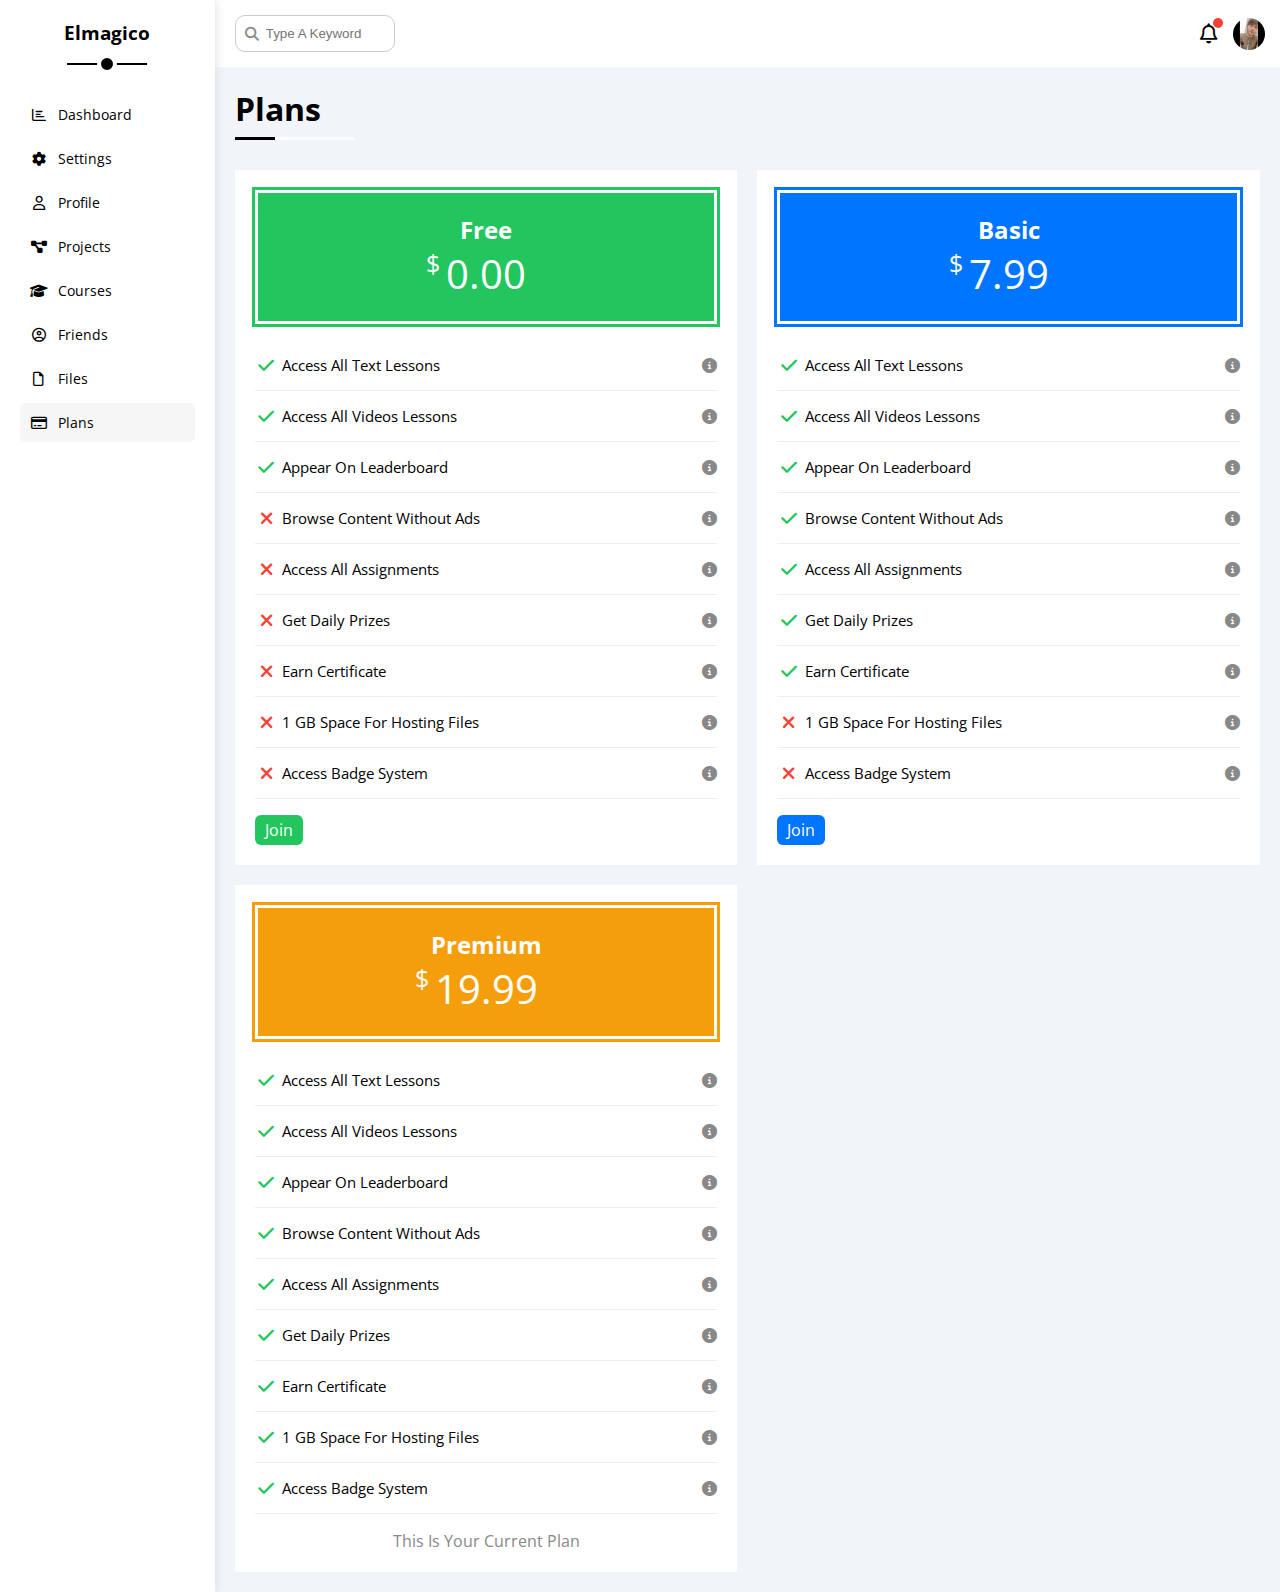
<file: plans.html>
<!DOCTYPE html>
<html lang="en">
<head>
    <meta charset="UTF-8">
    <meta http-equiv="X-UA-Compatible" content="IE=edge">
    <meta name="viewport" content="width=device-width, initial-scale=1.0">
    <title>Plans</title>
    <link rel="stylesheet" href="CSS/all.min.css">
    <link rel="stylesheet" href="CSS/framework.css">
    <link rel="stylesheet" href="CSS/master.css">
    <link rel="preconnect" href="https://fonts.gstatic.com" crossorigin />
    <link href="https://fonts.googleapis.com/css2?family=Open+Sans:wght@300;500&#038;display=swap" rel="stylesheet" />
</head>
<body>
    <div class="page d-flex">
        <div class="sidebar bg-white p-20 p-relative">
          <h3 class="p-relative txt-c mt-0">Elmagico</h3>
          <ul>
            <li>
              <a class="d-flex align-center fs-14 c-black rad-6 p-10" href="index.html">
                <i class="fa-regular fa-chart-bar fa-fw"></i>
                <span>Dashboard</span>
              </a>
            </li>
            <li>
              <a class="d-flex align-center fs-14 c-black rad-6 p-10" href="settings.html">
                <i class="fa-solid fa-gear fa-fw"></i>
                <span>Settings</span>
              </a>
            </li>
            <li>
              <a class="d-flex align-center fs-14 c-black rad-6 p-10" href="profile.html">
                <i class="fa-regular fa-user fa-fw"></i>
                <span>Profile</span>
              </a>
            </li>
            <li>
              <a class="d-flex align-center fs-14 c-black rad-6 p-10" href="projects.html">
                <i class="fa-solid fa-diagram-project fa-fw"></i>
                <span>Projects</span>
              </a>
            </li>
            <li>
              <a class="d-flex align-center fs-14 c-black rad-6 p-10" href="courses.html">
                <i class="fa-solid fa-graduation-cap fa-fw"></i>
                <span>Courses</span>
              </a>
            </li>
            <li>
              <a class="d-flex align-center fs-14 c-black rad-6 p-10" href="friends.html">
                <i class="fa-regular fa-circle-user fa-fw"></i>
                <span>Friends</span>
              </a>
            </li>
            <li>
              <a class="d-flex align-center fs-14 c-black rad-6 p-10" href="files.html">
                <i class="fa-regular fa-file fa-fw"></i>
                <span>Files</span>
              </a>
            </li>
            <li>
              <a class="active d-flex align-center fs-14 c-black rad-6 p-10" href="plans.html">
                <i class="fa-regular fa-credit-card fa-fw"></i>
                <span>Plans</span>
              </a>
            </li>
          </ul>
        </div>
        <div class="content w-full">
          <!-- Start Head -->
          <div class="head bg-white p-15 between-flex">
            <div class="search p-relative">
              <input class="p-10" type="search" placeholder="Type A Keyword" />
            </div>
            <div class="icons d-flex align-center">
              <span class="notification p-relative">
                <i class="fa-regular fa-bell fa-lg"></i>
              </span>
              <img decoding="async" src="imgs/avatar.png" alt="" />
            </div>
          </div>
          <!-- End Head -->
          <h1 class="p-relative">Plans</h1>
          <div class="plans-page d-grid m-20 gap-20">
            <div class="plan green bg-white p-20">
              <div class="top bg-green txt-c p-20">
                <h2 class="m-0 c-white">Free</h2>
                <div class="price c-white"><span>$</span>0.00</div>
              </div>
              <ul>
                <li>
                  <i class="fa-solid fa-check fa-fw yes"></i>
                  <span>Access All Text Lessons</span>
                  <i class="fa-solid fa-circle-info help"></i>
                </li>
                <li>
                  <i class="fa-solid fa-check fa-fw yes"></i>
                  <span>Access All Videos Lessons</span>
                  <i class="fa-solid fa-circle-info help"></i>
                </li>
                <li>
                  <i class="fa-solid fa-check fa-fw yes"></i>
                  <span>Appear On Leaderboard</span>
                  <i class="fa-solid fa-circle-info help"></i>
                </li>
                <li>
                  <i class="fa-solid fa-xmark fa-fw"></i>
                  <span>Browse Content Without Ads</span>
                  <i class="fa-solid fa-circle-info help"></i>
                </li>
                <li>
                  <i class="fa-solid fa-xmark fa-fw"></i>
                  <span>Access All Assignments</span>
                  <i class="fa-solid fa-circle-info help"></i>
                </li>
                <li>
                  <i class="fa-solid fa-xmark fa-fw"></i>
                  <span>Get Daily Prizes</span>
                  <i class="fa-solid fa-circle-info help"></i>
                </li>
                <li>
                  <i class="fa-solid fa-xmark fa-fw"></i>
                  <span>Earn Certificate</span>
                  <i class="fa-solid fa-circle-info help"></i>
                </li>
                <li>
                  <i class="fa-solid fa-xmark fa-fw"></i>
                  <span>1 GB Space For Hosting Files</span>
                  <i class="fa-solid fa-circle-info help"></i>
                </li>
                <li>
                  <i class="fa-solid fa-xmark fa-fw"></i>
                  <span>Access Badge System</span>
                  <i class="fa-solid fa-circle-info help"></i>
                </li>
              </ul>
              <a href="#" class="btn-shape bg-green c-white d-block w-fit">Join</a>
            </div>
            <!-- Start Plan -->
            <div class="plan blue bg-white p-20">
              <div class="top bg-blue txt-c p-20">
                <h2 class="m-0 c-white">Basic</h2>
                <div class="price c-white"><span>$</span>7.99</div>
              </div>
              <ul class="list-none p-0">
                <li>
                  <i class="fa-solid fa-check fa-fw yes"></i>
                  <span>Access All Text Lessons</span>
                  <i class="fa-solid fa-circle-info help"></i>
                </li>
                <li>
                  <i class="fa-solid fa-check fa-fw yes"></i>
                  <span>Access All Videos Lessons</span>
                  <i class="fa-solid fa-circle-info help"></i>
                </li>
                <li>
                  <i class="fa-solid fa-check fa-fw yes"></i>
                  <span>Appear On Leaderboard</span>
                  <i class="fa-solid fa-circle-info help"></i>
                </li>
                <li>
                  <i class="fa-solid fa-check fa-fw yes"></i>
                  <span>Browse Content Without Ads</span>
                  <i class="fa-solid fa-circle-info help"></i>
                </li>
                <li>
                  <i class="fa-solid fa-check fa-fw yes"></i>
                  <span>Access All Assignments</span>
                  <i class="fa-solid fa-circle-info help"></i>
                </li>
                <li>
                  <i class="fa-solid fa-check fa-fw yes"></i>
                  <span>Get Daily Prizes</span>
                  <i class="fa-solid fa-circle-info help"></i>
                </li>
                <li>
                  <i class="fa-solid fa-check fa-fw yes"></i>
                  <span>Earn Certificate</span>
                  <i class="fa-solid fa-circle-info help"></i>
                </li>
                <li>
                  <i class="fa-solid fa-xmark fa-fw"></i>
                  <span>1 GB Space For Hosting Files</span>
                  <i class="fa-solid fa-circle-info help"></i>
                </li>
                <li>
                  <i class="fa-solid fa-xmark fa-fw"></i>
                  <span>Access Badge System</span>
                  <i class="fa-solid fa-circle-info help"></i>
                </li>
              </ul>
              <a href="#" class="btn-shape bg-blue c-white d-block w-fit">Join</a>
            </div>
            <!-- End Plan -->
            <!-- Start Plan -->
            <div class="plan orange bg-white p-20">
              <div class="top bg-orange txt-c p-20">
                <h2 class="m-0 c-white">Premium</h2>
                <div class="price c-white"><span>$</span>19.99</div>
              </div>
              <ul class="list-none p-0">
                <li>
                  <i class="fa-solid fa-check fa-fw yes"></i>
                  <span>Access All Text Lessons</span>
                  <i class="fa-solid fa-circle-info help"></i>
                </li>
                <li>
                  <i class="fa-solid fa-check fa-fw yes"></i>
                  <span>Access All Videos Lessons</span>
                  <i class="fa-solid fa-circle-info help"></i>
                </li>
                <li>
                  <i class="fa-solid fa-check fa-fw yes"></i>
                  <span>Appear On Leaderboard</span>
                  <i class="fa-solid fa-circle-info help"></i>
                </li>
                <li>
                  <i class="fa-solid fa-check fa-fw yes"></i>
                  <span>Browse Content Without Ads</span>
                  <i class="fa-solid fa-circle-info help"></i>
                </li>
                <li>
                  <i class="fa-solid fa-check fa-fw yes"></i>
                  <span>Access All Assignments</span>
                  <i class="fa-solid fa-circle-info help"></i>
                </li>
                <li>
                  <i class="fa-solid fa-check fa-fw yes"></i>
                  <span>Get Daily Prizes</span>
                  <i class="fa-solid fa-circle-info help"></i>
                </li>
                <li>
                  <i class="fa-solid fa-check fa-fw yes"></i>
                  <span>Earn Certificate</span>
                  <i class="fa-solid fa-circle-info help"></i>
                </li>
                <li>
                  <i class="fa-solid fa-check fa-fw yes"></i>
                  <span>1 GB Space For Hosting Files</span>
                  <i class="fa-solid fa-circle-info help"></i>
                </li>
                <li>
                  <i class="fa-solid fa-check fa-fw yes"></i>
                  <span>Access Badge System</span>
                  <i class="fa-solid fa-circle-info help"></i>
                </li>
              </ul>
              <p class="c-grey m-0 txt-c">This Is Your Current Plan</p>
            </div>
            <!-- End Plan -->
          </div>
        </div>
      </div>
</body>
</html>
</file>
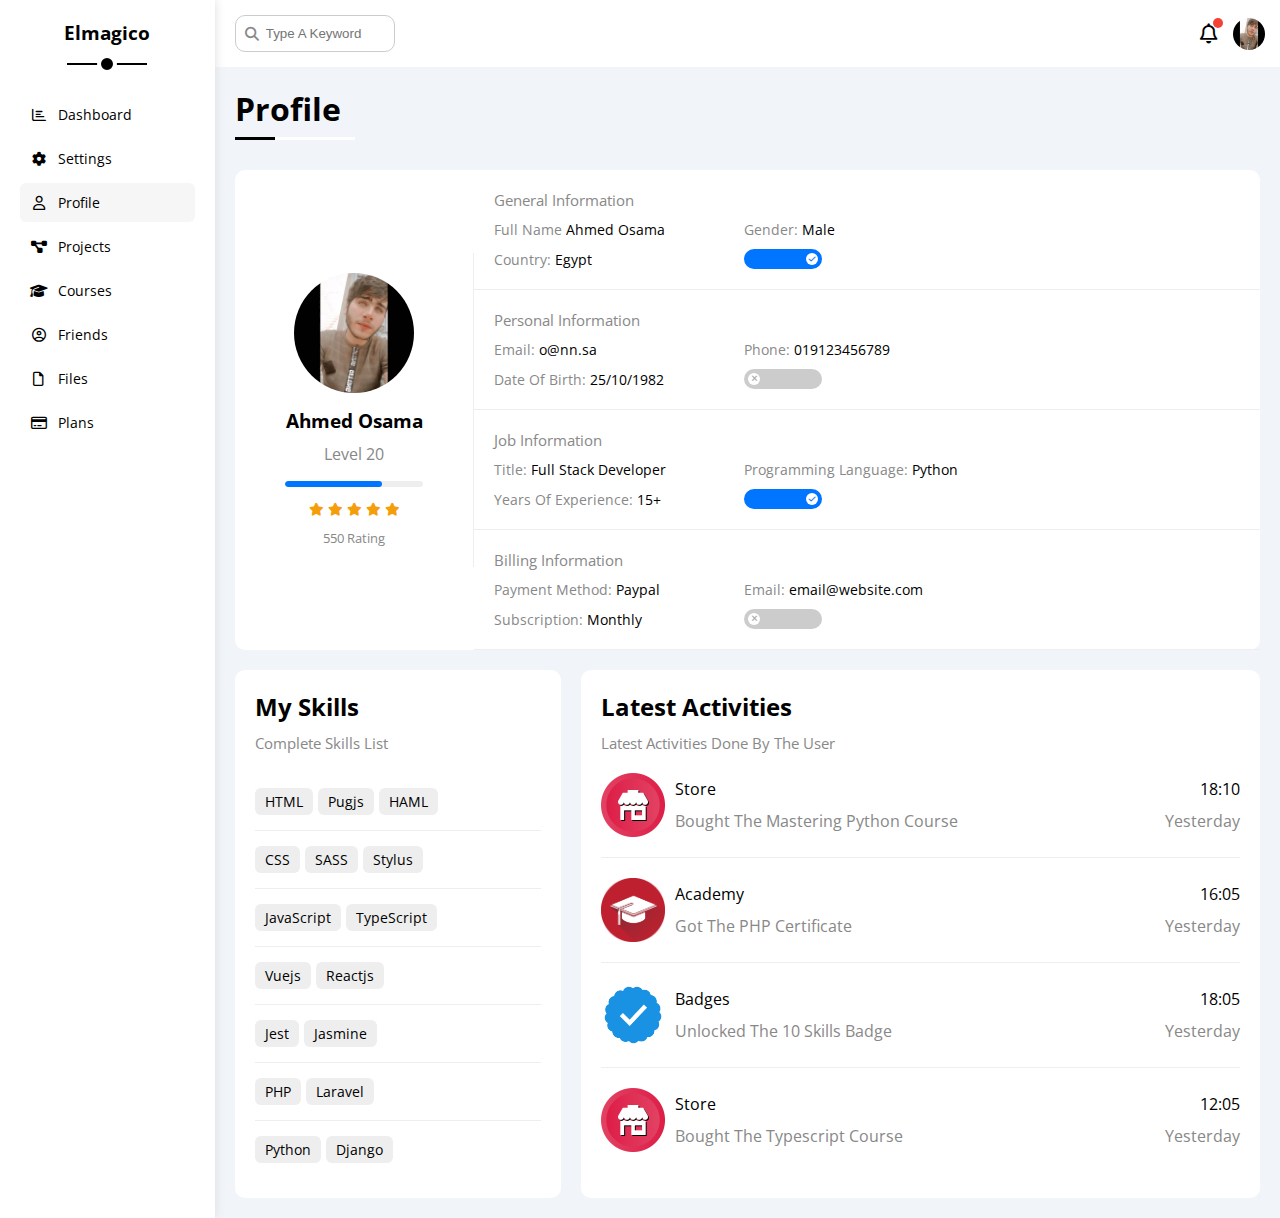
<file: profile.html>
<!DOCTYPE html>
<html lang="en">
<head>
    <meta charset="UTF-8">
    <meta http-equiv="X-UA-Compatible" content="IE=edge">
    <meta name="viewport" content="width=device-width, initial-scale=1.0">
    <title>Profile</title>
    <link rel="stylesheet" href="CSS/all.min.css">
    <link rel="stylesheet" href="CSS/framework.css">
    <link rel="stylesheet" href="CSS/master.css">
    <link rel="preconnect" href="https://fonts.gstatic.com" crossorigin />
    <link href="https://fonts.googleapis.com/css2?family=Open+Sans:wght@300;500&#038;display=swap" rel="stylesheet" />
</head>
<body>
    <div class="page d-flex">
        <div class="sidebar bg-white p-20 p-relative">
          <h3 class="p-relative txt-c mt-0">Elmagico</h3>
          <ul>
            <li>
              <a class="d-flex align-center fs-14 c-black rad-6 p-10" href="index.html">
                <i class="fa-regular fa-chart-bar fa-fw"></i>
                <span>Dashboard</span>
              </a>
            </li>
            <li>
              <a class="d-flex align-center fs-14 c-black rad-6 p-10" href="settings.html">
                <i class="fa-solid fa-gear fa-fw"></i>
                <span>Settings</span>
              </a>
            </li>
            <li>
              <a class="active d-flex align-center fs-14 c-black rad-6 p-10" href="profile.html">
                <i class="fa-regular fa-user fa-fw"></i>
                <span>Profile</span>
              </a>
            </li>
            <li>
              <a class="d-flex align-center fs-14 c-black rad-6 p-10" href="projects.html">
                <i class="fa-solid fa-diagram-project fa-fw"></i>
                <span>Projects</span>
              </a>
            </li>
            <li>
              <a class="d-flex align-center fs-14 c-black rad-6 p-10" href="courses.html">
                <i class="fa-solid fa-graduation-cap fa-fw"></i>
                <span>Courses</span>
              </a>
            </li>
            <li>
              <a class="d-flex align-center fs-14 c-black rad-6 p-10" href="friends.html">
                <i class="fa-regular fa-circle-user fa-fw"></i>
                <span>Friends</span>
              </a>
            </li>
            <li>
              <a class="d-flex align-center fs-14 c-black rad-6 p-10" href="files.html">
                <i class="fa-regular fa-file fa-fw"></i>
                <span>Files</span>
              </a>
            </li>
            <li>
              <a class="d-flex align-center fs-14 c-black rad-6 p-10" href="plans.html">
                <i class="fa-regular fa-credit-card fa-fw"></i>
                <span>Plans</span>
              </a>
            </li>
          </ul>
        </div>
        <div class="content w-full">
          <!-- Start Head -->
          <div class="head bg-white p-15 between-flex">
            <div class="search p-relative">
              <input class="p-10" type="search" placeholder="Type A Keyword" />
            </div>
            <div class="icons d-flex align-center">
              <span class="notification p-relative">
                <i class="fa-regular fa-bell fa-lg"></i>
              </span>
              <img decoding="async" src="imgs/avatar.png" alt="" />
            </div>
          </div>
          <!-- End Head -->
          <h1 class="p-relative">Profile</h1>
          <div class="profile-page m-20">
            <!-- Start Overview -->
            <div class="overview bg-white rad-10 d-flex align-center">
              <div class="avatar-box txt-c p-20">
                <img decoding="async" class="rad-half mb-10" src="imgs/avatar.png" alt="" />
                <h3 class="m-0">Ahmed Osama</h3>
                <p class="c-grey mt-10">Level 20</p>
                <div class="level rad-6 bg-eee p-relative">
                  <span style="width: 70%"></span>
                </div>
                <div class="rating mt-10 mb-10">
                  <i class="fa-solid fa-star c-orange fs-13"></i>
                  <i class="fa-solid fa-star c-orange fs-13"></i>
                  <i class="fa-solid fa-star c-orange fs-13"></i>
                  <i class="fa-solid fa-star c-orange fs-13"></i>
                  <i class="fa-solid fa-star c-orange fs-13"></i>
                </div>
                <p class="c-grey m-0 fs-13">550 Rating</p>
              </div>
              <div class="info-box w-full txt-c-mobile">
                <!-- Start Information Row -->
                <div class="box p-20 d-flex align-center">
                  <h4 class="c-grey fs-15 m-0 w-full">General Information</h4>
                  <div class="fs-14">
                    <span class="c-grey">Full Name</span>
                    <span>Ahmed Osama</span>
                  </div>
                  <div class="fs-14">
                    <span class="c-grey">Gender:</span>
                    <span>Male</span>
                  </div>
                  <div class="fs-14">
                    <span class="c-grey">Country:</span>
                    <span>Egypt</span>
                  </div>
                  <div class="fs-14">
                    <label>
                      <input class="toggle-checkbox" type="checkbox" checked />
                      <div class="toggle-switch"></div>
                    </label>
                  </div>
                </div>
                <!-- End Information Row -->
                <!-- Start Information Row -->
                <div class="box p-20 d-flex align-center">
                  <h4 class="c-grey w-full fs-15 m-0">Personal Information</h4>
                  <div class="fs-14">
                    <span class="c-grey">Email:</span>
                    <span>o@nn.sa</span>
                  </div>
                  <div class="fs-14">
                    <span class="c-grey">Phone:</span>
                    <span>019123456789</span>
                  </div>
                  <div class="fs-14">
                    <span class="c-grey">Date Of Birth:</span>
                    <span>25/10/1982</span>
                  </div>
                  <div class="fs-14">
                    <label>
                      <input class="toggle-checkbox" type="checkbox" />
                      <div class="toggle-switch"></div>
                    </label>
                  </div>
                </div>
                <!-- End Information Row -->
                <!-- Start Information Row -->
                <div class="box p-20 d-flex align-center">
                  <h4 class="c-grey w-full fs-15 m-0">Job Information</h4>
                  <div class="fs-14">
                    <span class="c-grey">Title:</span>
                    <span>Full Stack Developer</span>
                  </div>
                  <div class="fs-14">
                    <span class="c-grey">Programming Language:</span>
                    <span>Python</span>
                  </div>
                  <div class="fs-14">
                    <span class="c-grey">Years Of Experience:</span>
                    <span>15+</span>
                  </div>
                  <div class="fs-14">
                    <label>
                      <input class="toggle-checkbox" type="checkbox" checked />
                      <div class="toggle-switch"></div>
                    </label>
                  </div>
                </div>
                <!-- End Information Row -->
                <!-- Start Information Row -->
                <div class="box p-20 d-flex align-center">
                  <h4 class="c-grey w-full fs-15 m-0">Billing Information</h4>
                  <div class="fs-14">
                    <span class="c-grey">Payment Method:</span>
                    <span>Paypal</span>
                  </div>
                  <div class="fs-14">
                    <span class="c-grey">Email:</span>
                    <span>email@website.com</span>
                  </div>
                  <div class="fs-14">
                    <span class="c-grey">Subscription:</span>
                    <span>Monthly</span>
                  </div>
                  <div class="fs-14">
                    <label>
                      <input class="toggle-checkbox" type="checkbox" />
                      <div class="toggle-switch"></div>
                    </label>
                  </div>
                </div>
                <!-- End Information Row -->
              </div>
            </div>
            <!-- End Overview -->
            <!-- Start Other Data -->
            <div class="other-data d-flex gap-20">
              <div class="skills-card p-20 bg-white rad-10 mt-20">
                <h2 class="mt-0 mb-10">My Skills</h2>
                <p class="mt-0 mb-20 c-grey fs-15">Complete Skills List</p>
                <ul class="m-0 txt-c-mobile">
                  <li><span>HTML</span><span>Pugjs</span><span>HAML</span></li>
                  <li><span>CSS</span><span>SASS</span><span>Stylus</span></li>
                  <li><span>JavaScript</span><span>TypeScript</span></li>
                  <li><span>Vuejs</span><span>Reactjs</span></li>
                  <li><span>Jest</span><span>Jasmine</span></li>
                  <li><span>PHP</span><span>Laravel</span></li>
                  <li><span>Python</span><span>Django</span></li>
                </ul>
              </div>
              <div class="activities p-20 bg-white rad-10 mt-20">
                <h2 class="mt-0 mb-10">Latest Activities</h2>
                <p class="mt-0 mb-20 c-grey fs-15">Latest Activities Done By The User</p>
                <div class="activity d-flex align-center txt-c-mobile">
                  <img decoding="async" src="imgs/activity-01.png" alt="" />
                  <div class="info">
                    <span class="d-block mb-10">Store</span>
                    <span class="c-grey">Bought The Mastering Python Course</span>
                  </div>
                  <div class="date">
                    <span class="d-block mb-10">18:10</span>
                    <span class="c-grey">Yesterday</span>
                  </div>
                </div>
                <div class="activity d-flex align-center txt-c-mobile">
                  <img decoding="async" src="imgs/activity-02.png" alt="" />
                  <div class="info">
                    <span class="d-block mb-10">Academy</span>
                    <span class="c-grey">Got The PHP Certificate</span>
                  </div>
                  <div class="date">
                    <span class="d-block mb-10">16:05</span>
                    <span class="c-grey">Yesterday</span>
                  </div>
                </div>
                <div class="activity d-flex align-center txt-c-mobile">
                  <img decoding="async" src="imgs/activity-03.png" alt="" />
                  <div class="info">
                    <span class="d-block mb-10">Badges</span>
                    <span class="c-grey">Unlocked The 10 Skills Badge</span>
                  </div>
                  <div class="date">
                    <span class="d-block mb-10">18:05</span>
                    <span class="c-grey">Yesterday</span>
                  </div>
                </div>
                <div class="activity d-flex align-center txt-c-mobile">
                  <img decoding="async" src="imgs/activity-01.png" alt="" />
                  <div class="info">
                    <span class="d-block mb-10">Store</span>
                    <span class="c-grey">Bought The Typescript Course</span>
                  </div>
                  <div class="date">
                    <span class="d-block mb-10">12:05</span>
                    <span class="c-grey">Yesterday</span>
                  </div>
                </div>
              </div>
            </div>
            <!-- End Other Data -->
          </div>
        </div>
      </div>
</body>
</html>
</file>
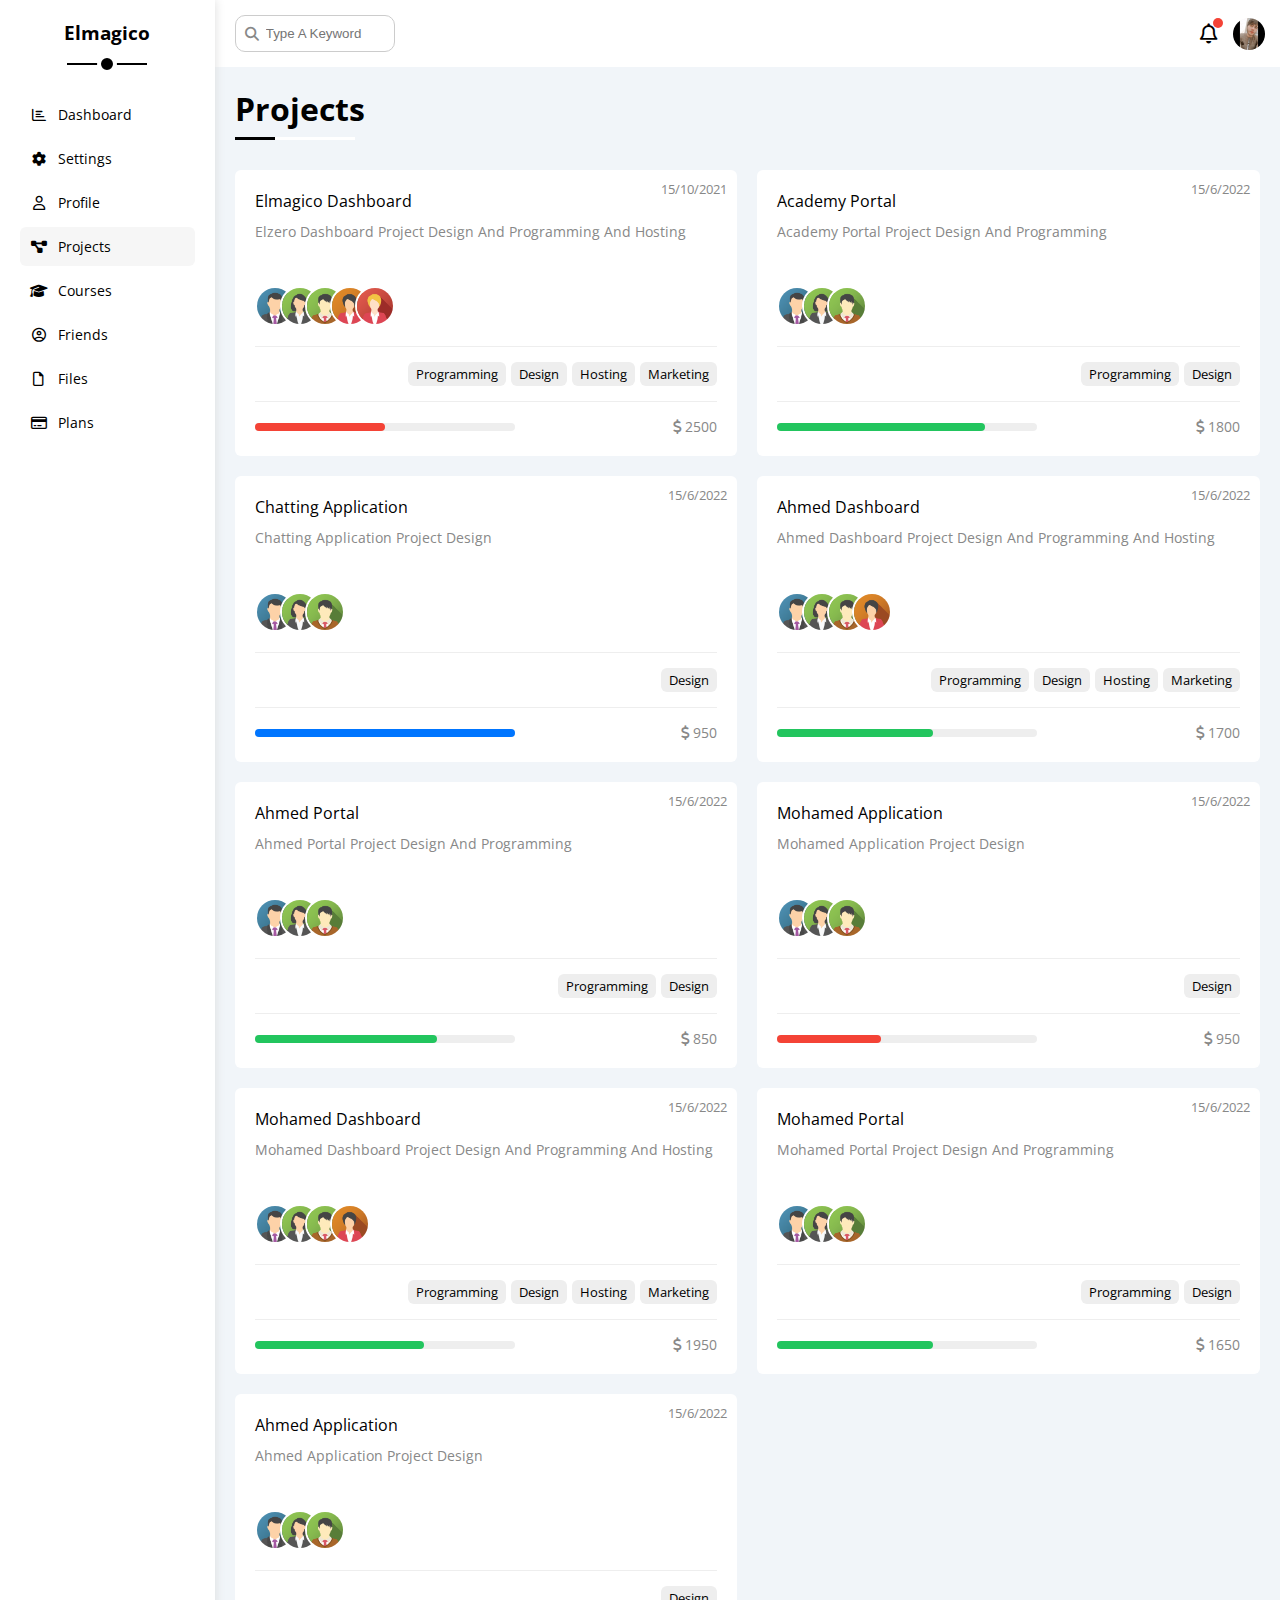
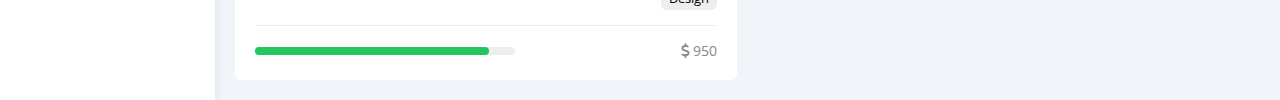
<file: projects.html>
<!DOCTYPE html>
<html lang="en">
<head>
    <meta charset="UTF-8">
    <meta http-equiv="X-UA-Compatible" content="IE=edge">
    <meta name="viewport" content="width=device-width, initial-scale=1.0">
    <title>Projects</title>
    <link rel="stylesheet" href="CSS/all.min.css">
    <link rel="stylesheet" href="CSS/framework.css">
    <link rel="stylesheet" href="CSS/master.css">
    <link rel="preconnect" href="https://fonts.gstatic.com" crossorigin />
    <link href="https://fonts.googleapis.com/css2?family=Open+Sans:wght@300;500&#038;display=swap" rel="stylesheet" />
</head>
<body>
    <div class="page d-flex">
        <div class="sidebar bg-white p-20 p-relative">
          <h3 class="p-relative txt-c mt-0">Elmagico</h3>
          <ul>
            <li>
              <a class="d-flex align-center fs-14 c-black rad-6 p-10" href="index.html">
                <i class="fa-regular fa-chart-bar fa-fw"></i>
                <span>Dashboard</span>
              </a>
            </li>
            <li>
              <a class="d-flex align-center fs-14 c-black rad-6 p-10" href="settings.html">
                <i class="fa-solid fa-gear fa-fw"></i>
                <span>Settings</span>
              </a>
            </li>
            <li>
              <a class="d-flex align-center fs-14 c-black rad-6 p-10" href="profile.html">
                <i class="fa-regular fa-user fa-fw"></i>
                <span>Profile</span>
              </a>
            </li>
            <li>
              <a class="active d-flex align-center fs-14 c-black rad-6 p-10" href="projects.html">
                <i class="fa-solid fa-diagram-project fa-fw"></i>
                <span>Projects</span>
              </a>
            </li>
            <li>
              <a class="d-flex align-center fs-14 c-black rad-6 p-10" href="courses.html">
                <i class="fa-solid fa-graduation-cap fa-fw"></i>
                <span>Courses</span>
              </a>
            </li>
            <li>
              <a class="d-flex align-center fs-14 c-black rad-6 p-10" href="friends.html">
                <i class="fa-regular fa-circle-user fa-fw"></i>
                <span>Friends</span>
              </a>
            </li>
            <li>
              <a class="d-flex align-center fs-14 c-black rad-6 p-10" href="files.html">
                <i class="fa-regular fa-file fa-fw"></i>
                <span>Files</span>
              </a>
            </li>
            <li>
              <a class="d-flex align-center fs-14 c-black rad-6 p-10" href="plans.html">
                <i class="fa-regular fa-credit-card fa-fw"></i>
                <span>Plans</span>
              </a>
            </li>
          </ul>
        </div>
        <div class="content w-full">
          <!-- Start Head -->
          <div class="head bg-white p-15 between-flex">
            <div class="search p-relative">
              <input class="p-10" type="search" placeholder="Type A Keyword" />
            </div>
            <div class="icons d-flex align-center">
              <span class="notification p-relative">
                <i class="fa-regular fa-bell fa-lg"></i>
              </span>
              <img decoding="async" src="imgs/avatar.png" alt="" />
            </div>
          </div>
          <!-- End Head -->
          <h1 class="p-relative">Projects</h1>
          <div class="projects-page d-grid m-20 gap-20">
            <div class="project bg-white p-20 rad-6 p-relative">
              <span class="date fs-13 c-grey">15/10/2021</span>
              <h4 class="m-0">Elmagico Dashboard</h4>
              <p class="c-grey mt-10 mb-10 fs-14">Elzero Dashboard Project Design And Programming And Hosting</p>
              <div class="team">
                <a href="#"><img decoding="async" src="imgs/team-01.png" alt="" /></a>
                <a href="#"><img decoding="async" src="imgs/team-02.png" alt="" /></a>
                <a href="#"><img decoding="async" src="imgs/team-03.png" alt="" /></a>
                <a href="#"><img decoding="async" src="imgs/team-04.png" alt="" /></a>
                <a href="#"><img decoding="async" src="imgs/team-05.png" alt="" /></a>
              </div>
              <div class="do d-flex">
                <span class="fs-13 rad-6 bg-eee">Programming</span>
                <span class="fs-13 rad-6 bg-eee">Design</span>
                <span class="fs-13 rad-6 bg-eee">Hosting</span>
                <span class="fs-13 rad-6 bg-eee">Marketing</span>
              </div>
              <div class="info between-flex">
                <div class="prog bg-eee">
                  <span class="bg-red" style="width: 50%"></span>
                </div>
                <div class="fs-14 c-grey">
                  <i class="fa-solid fa-dollar-sign"></i>
                  2500
                </div>
              </div>
            </div>
            <div class="project bg-white p-20 rad-6 p-relative">
              <span class="date fs-13 c-grey">15/6/2022</span>
              <h4 class="m-0">Academy Portal</h4>
              <p class="c-grey mt-10 mb-10 fs-14">Academy Portal Project Design And Programming</p>
              <div class="team">
                <a href="#"><img decoding="async" src="imgs/team-01.png" alt="" /></a>
                <a href="#"><img decoding="async" src="imgs/team-02.png" alt="" /></a>
                <a href="#"><img decoding="async" src="imgs/team-03.png" alt="" /></a>
              </div>
              <div class="do d-flex">
                <span class="fs-13 rad-6 bg-eee">Programming</span>
                <span class="fs-13 rad-6 bg-eee">Design</span>
              </div>
              <div class="info between-flex">
                <div class="prog bg-eee">
                  <span class="bg-green" style="width: 80%"></span>
                </div>
                <div class="fs-14 c-grey">
                  <i class="fa-solid fa-dollar-sign"></i>
                  1800
                </div>
              </div>
            </div>
            <div class="project bg-white p-20 rad-6 p-relative">
              <span class="date fs-13 c-grey">15/6/2022</span>
              <h4 class="m-0">Chatting Application</h4>
              <p class="c-grey mt-10 mb-10 fs-14">Chatting Application Project Design</p>
              <div class="team">
                <a href="#"><img decoding="async" src="imgs/team-01.png" alt="" /></a>
                <a href="#"><img decoding="async" src="imgs/team-02.png" alt="" /></a>
                <a href="#"><img decoding="async" src="imgs/team-03.png" alt="" /></a>
              </div>
              <div class="do d-flex">
                <span class="fs-13 rad-6 bg-eee">Design</span>
              </div>
              <div class="info between-flex">
                <div class="prog bg-eee">
                  <span class="bg-blue" style="width: 100%"></span>
                </div>
                <div class="fs-14 c-grey">
                  <i class="fa-solid fa-dollar-sign"></i>
                  950
                </div>
              </div>
            </div>
            <div class="project bg-white p-20 rad-6 p-relative">
              <span class="date fs-13 c-grey">15/6/2022</span>
              <h4 class="m-0">Ahmed Dashboard</h4>
              <p class="c-grey mt-10 mb-10 fs-14">Ahmed Dashboard Project Design And Programming And Hosting</p>
              <div class="team">
                <a href="#"><img decoding="async" src="imgs/team-01.png" alt="" /></a>
                <a href="#"><img decoding="async" src="imgs/team-02.png" alt="" /></a>
                <a href="#"><img decoding="async" src="imgs/team-03.png" alt="" /></a>
                <a href="#"><img decoding="async" src="imgs/team-04.png" alt="" /></a>
              </div>
              <div class="do d-flex">
                <span class="fs-13 rad-6 bg-eee">Programming</span>
                <span class="fs-13 rad-6 bg-eee">Design</span>
                <span class="fs-13 rad-6 bg-eee">Hosting</span>
                <span class="fs-13 rad-6 bg-eee">Marketing</span>
              </div>
              <div class="info between-flex">
                <div class="prog bg-eee">
                  <span class="bg-green" style="width: 60%"></span>
                </div>
                <div class="fs-14 c-grey">
                  <i class="fa-solid fa-dollar-sign"></i>
                  1700
                </div>
              </div>
            </div>
            <div class="project bg-white p-20 rad-6 p-relative">
              <span class="date fs-13 c-grey">15/6/2022</span>
              <h4 class="m-0">Ahmed Portal</h4>
              <p class="c-grey mt-10 mb-10 fs-14">Ahmed Portal Project Design And Programming</p>
              <div class="team">
                <a href="#"><img decoding="async" src="imgs/team-01.png" alt="" /></a>
                <a href="#"><img decoding="async" src="imgs/team-02.png" alt="" /></a>
                <a href="#"><img decoding="async" src="imgs/team-03.png" alt="" /></a>
              </div>
              <div class="do d-flex">
                <span class="fs-13 rad-6 bg-eee">Programming</span>
                <span class="fs-13 rad-6 bg-eee">Design</span>
              </div>
              <div class="info between-flex">
                <div class="prog bg-eee">
                  <span class="bg-green" style="width: 70%"></span>
                </div>
                <div class="fs-14 c-grey">
                  <i class="fa-solid fa-dollar-sign"></i>
                  850
                </div>
              </div>
            </div>
            <div class="project bg-white p-20 rad-6 p-relative">
              <span class="date fs-13 c-grey">15/6/2022</span>
              <h4 class="m-0">Mohamed Application</h4>
              <p class="c-grey mt-10 mb-10 fs-14">Mohamed Application Project Design</p>
              <div class="team">
                <a href="#"><img decoding="async" src="imgs/team-01.png" alt="" /></a>
                <a href="#"><img decoding="async" src="imgs/team-02.png" alt="" /></a>
                <a href="#"><img decoding="async" src="imgs/team-03.png" alt="" /></a>
              </div>
              <div class="do d-flex">
                <span class="fs-13 rad-6 bg-eee">Design</span>
              </div>
              <div class="info between-flex">
                <div class="prog bg-eee">
                  <span class="bg-red" style="width: 40%"></span>
                </div>
                <div class="fs-14 c-grey">
                  <i class="fa-solid fa-dollar-sign"></i>
                  950
                </div>
              </div>
            </div>
            <div class="project bg-white p-20 rad-6 p-relative">
              <span class="date fs-13 c-grey">15/6/2022</span>
              <h4 class="m-0">Mohamed Dashboard</h4>
              <p class="c-grey mt-10 mb-10 fs-14">Mohamed Dashboard Project Design And Programming And Hosting</p>
              <div class="team">
                <a href="#"><img decoding="async" src="imgs/team-01.png" alt="" /></a>
                <a href="#"><img decoding="async" src="imgs/team-02.png" alt="" /></a>
                <a href="#"><img decoding="async" src="imgs/team-03.png" alt="" /></a>
                <a href="#"><img decoding="async" src="imgs/team-04.png" alt="" /></a>
              </div>
              <div class="do d-flex">
                <span class="fs-13 rad-6 bg-eee">Programming</span>
                <span class="fs-13 rad-6 bg-eee">Design</span>
                <span class="fs-13 rad-6 bg-eee">Hosting</span>
                <span class="fs-13 rad-6 bg-eee">Marketing</span>
              </div>
              <div class="info between-flex">
                <div class="prog bg-eee">
                  <span class="bg-green" style="width: 65%"></span>
                </div>
                <div class="fs-14 c-grey">
                  <i class="fa-solid fa-dollar-sign"></i>
                  1950
                </div>
              </div>
            </div>
            <div class="project bg-white p-20 rad-6 p-relative">
              <span class="date fs-13 c-grey">15/6/2022</span>
              <h4 class="m-0">Mohamed Portal</h4>
              <p class="c-grey mt-10 mb-10 fs-14">Mohamed Portal Project Design And Programming</p>
              <div class="team">
                <a href="#"><img decoding="async" src="imgs/team-01.png" alt="" /></a>
                <a href="#"><img decoding="async" src="imgs/team-02.png" alt="" /></a>
                <a href="#"><img decoding="async" src="imgs/team-03.png" alt="" /></a>
              </div>
              <div class="do d-flex">
                <span class="fs-13 rad-6 bg-eee">Programming</span>
                <span class="fs-13 rad-6 bg-eee">Design</span>
              </div>
              <div class="info between-flex">
                <div class="prog bg-eee">
                  <span class="bg-green" style="width: 60%"></span>
                </div>
                <div class="fs-14 c-grey">
                  <i class="fa-solid fa-dollar-sign"></i>
                  1650
                </div>
              </div>
            </div>
            <div class="project bg-white p-20 rad-6 p-relative">
              <span class="date fs-13 c-grey">15/6/2022</span>
              <h4 class="m-0">Ahmed Application</h4>
              <p class="c-grey mt-10 mb-10 fs-14">Ahmed Application Project Design</p>
              <div class="team">
                <a href="#"><img decoding="async" src="imgs/team-01.png" alt="" /></a>
                <a href="#"><img decoding="async" src="imgs/team-02.png" alt="" /></a>
                <a href="#"><img decoding="async" src="imgs/team-03.png" alt="" /></a>
              </div>
              <div class="do d-flex">
                <span class="fs-13 rad-6 bg-eee">Design</span>
              </div>
              <div class="info between-flex">
                <div class="prog bg-eee">
                  <span class="bg-green" style="width: 90%"></span>
                </div>
                <div class="fs-14 c-grey">
                  <i class="fa-solid fa-dollar-sign"></i>
                  950
                </div>
              </div>
            </div>
          </div>
        </div>
      </div>
</body>
</html>
</file>
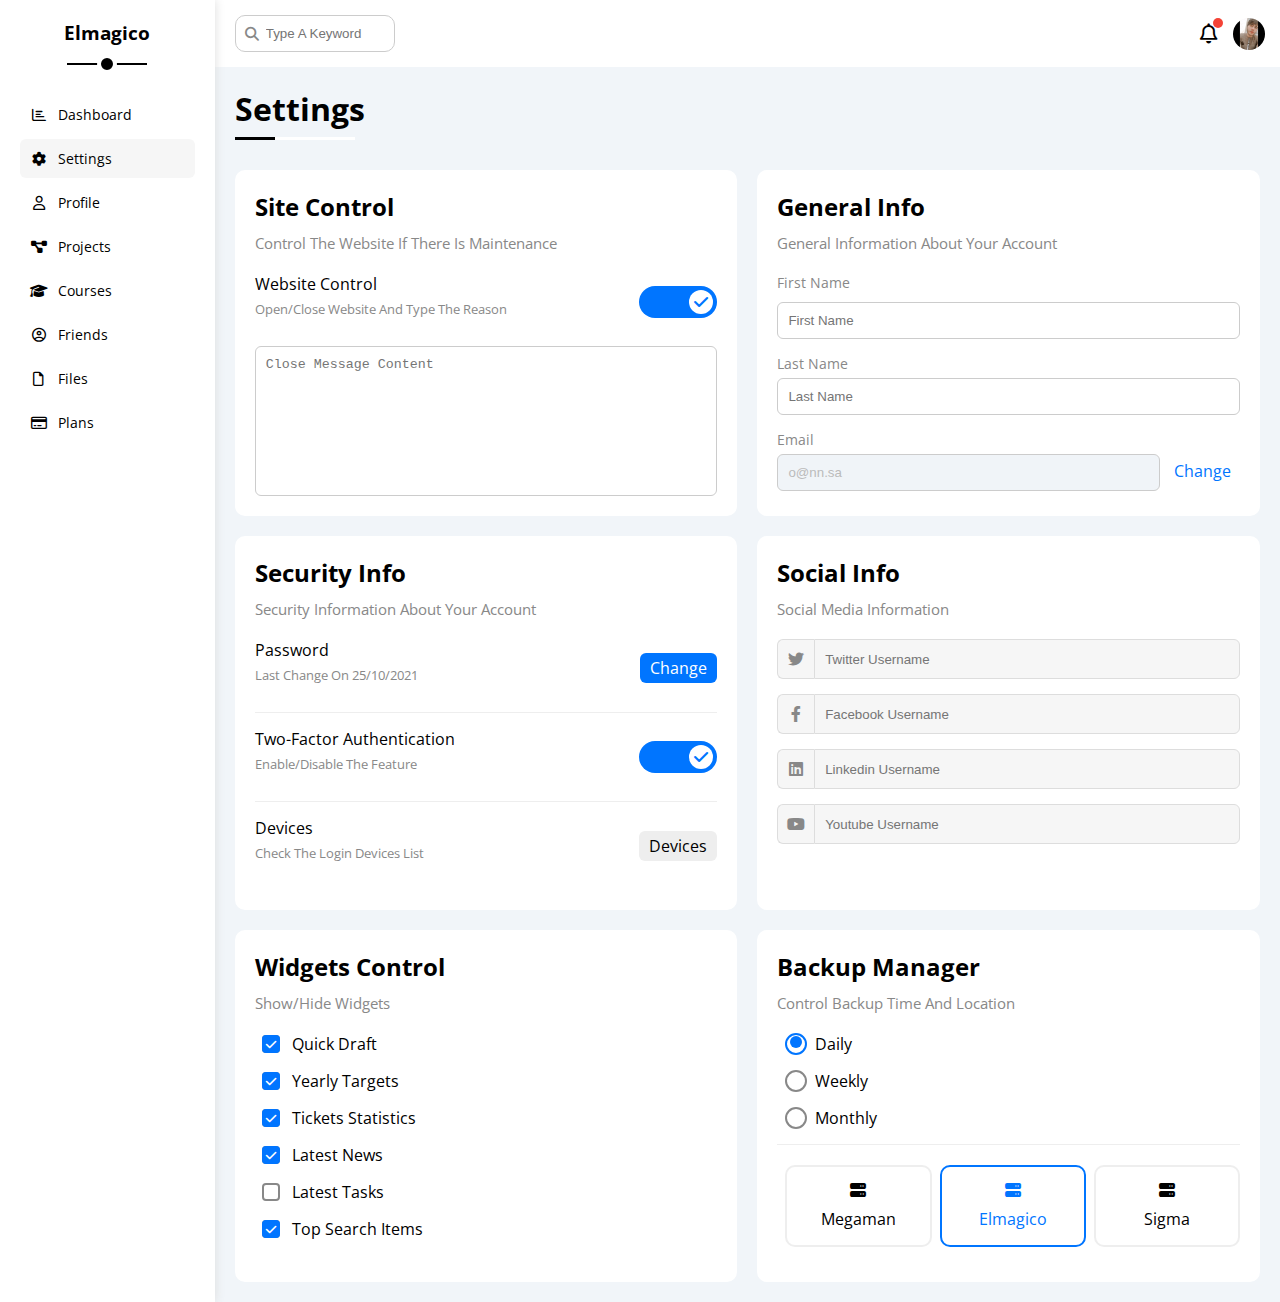
<file: settings.html>
<!DOCTYPE html>
<html lang="en">
<head>
    <meta charset="UTF-8">
    <meta http-equiv="X-UA-Compatible" content="IE=edge">
    <meta name="viewport" content="width=device-width, initial-scale=1.0">
    <title>Settings</title>
    <link rel="stylesheet" href="CSS/all.min.css">
    <link rel="stylesheet" href="CSS/framework.css">
    <link rel="stylesheet" href="CSS/master.css">
    <link rel="preconnect" href="https://fonts.gstatic.com" crossorigin />
    <link href="https://fonts.googleapis.com/css2?family=Open+Sans:wght@300;500&#038;display=swap" rel="stylesheet" />
</head>
<body>
    <div class="page d-flex">
        <div class="sidebar bg-white p-20 p-relative">
          <h3 class="p-relative txt-c mt-0">Elmagico</h3>
          <ul>
            <li>
              <a class="d-flex align-center fs-14 c-black rad-6 p-10" href="index.html">
                <i class="fa-regular fa-chart-bar fa-fw"></i>
                <span>Dashboard</span>
              </a>
            </li>
            <li>
              <a class="active d-flex align-center fs-14 c-black rad-6 p-10" href="settings.html">
                <i class="fa-solid fa-gear fa-fw"></i>
                <span>Settings</span>
              </a>
            </li>
            <li>
              <a class="d-flex align-center fs-14 c-black rad-6 p-10" href="profile.html">
                <i class="fa-regular fa-user fa-fw"></i>
                <span>Profile</span>
              </a>
            </li>
            <li>
              <a class="d-flex align-center fs-14 c-black rad-6 p-10" href="projects.html">
                <i class="fa-solid fa-diagram-project fa-fw"></i>
                <span>Projects</span>
              </a>
            </li>
            <li>
              <a class="d-flex align-center fs-14 c-black rad-6 p-10" href="courses.html">
                <i class="fa-solid fa-graduation-cap fa-fw"></i>
                <span>Courses</span>
              </a>
            </li>
            <li>
              <a class="d-flex align-center fs-14 c-black rad-6 p-10" href="friends.html">
                <i class="fa-regular fa-circle-user fa-fw"></i>
                <span>Friends</span>
              </a>
            </li>
            <li>
              <a class="d-flex align-center fs-14 c-black rad-6 p-10" href="files.html">
                <i class="fa-regular fa-file fa-fw"></i>
                <span>Files</span>
              </a>
            </li>
            <li>
              <a class="d-flex align-center fs-14 c-black rad-6 p-10" href="plans.html">
                <i class="fa-regular fa-credit-card fa-fw"></i>
                <span>Plans</span>
              </a>
            </li>
          </ul>
        </div>
        <div class="content w-full">
          <!-- Start Head -->
          <div class="head bg-white p-15 between-flex">
            <div class="search p-relative">
              <input class="p-10" type="search" placeholder="Type A Keyword" />
            </div>
            <div class="icons d-flex align-center">
              <span class="notification p-relative">
                <i class="fa-regular fa-bell fa-lg"></i>
              </span>
              <img decoding="async" src="imgs/avatar.png" alt="" />
            </div>
          </div>
          <!-- End Head -->
          <h1 class="p-relative">Settings</h1>
          <div class="settings-page m-20 d-grid gap-20">
            <!-- Start Settings Box -->
            <div class="p-20 bg-white rad-10">
              <h2 class="mt-0 mb-10">Site Control</h2>
              <p class="mt-0 mb-20 c-grey fs-15">Control The Website If There Is Maintenance</p>
              <div class="mb-15 between-flex">
                <div>
                  <span>Website Control</span>
                  <p class="c-grey mt-5 mb-0 fs-13">Open/Close Website And Type The Reason</p>
                </div>
                <div>
                  <label>
                    <input class="toggle-checkbox" type="checkbox" checked />
                    <div class="toggle-switch"></div>
                  </label>
                </div>
              </div>
              <textarea class="close-message p-10 rad-6 d-block w-full" placeholder="Close Message Content"></textarea>
            </div>
            <!-- End Settings Box -->
            <!-- Start Settings Box -->
            <div class="p-20 bg-white rad-10">
              <h2 class="mt-0 mb-10">General Info</h2>
              <p class="mt-0 mb-20 c-grey fs-15">General Information About Your Account</p>
              <div class="mb-15">
                <label class="fs-14 c-grey d-block mb-10" for="first">First Name</label>
                <input
                  class="b-none border-ccc p-10 rad-6 d-block w-full"
                  type="text"
                  id="first"
                  placeholder="First Name"
                />
              </div>
              <div class="mb-15">
                <label class="fs-14 c-grey d-block mb-5" for="last">Last Name</label>
                <input
                  class="b-none border-ccc p-10 rad-6 d-block w-full"
                  id="last"
                  type="text"
                  placeholder="Last Name"
                />
              </div>
              <div>
                <label class="fs-14 c-grey d-block mb-5" for="email">Email</label>
                <input
                  class="email b-none border-ccc p-10 rad-6 w-full mr-10"
                  id="email"
                  type="email"
                  value="o@nn.sa"
                  disabled
                />
                <a class="c-blue" href="#">Change</a>
              </div>
            </div>
            <!-- End Settings Box -->
            <!-- Start Settings Box -->
            <div class="p-20 bg-white rad-10">
              <h2 class="mt-0 mb-10">Security Info</h2>
              <p class="mt-0 mb-20 c-grey fs-15">Security Information About Your Account</p>
              <div class="sec-box mb-15 between-flex">
                <div>
                  <span>Password</span>
                  <p class="c-grey mt-5 mb-0 fs-13">Last Change On 25/10/2021</p>
                </div>
                <a class="button bg-blue c-white btn-shape" href="#">Change</a>
              </div>
              <div class="sec-box mb-15 between-flex">
                <div>
                  <span>Two-Factor Authentication</span>
                  <p class="c-grey mt-5 mb-0 fs-13">Enable/Disable The Feature</p>
                </div>
                <label>
                  <input class="toggle-checkbox" type="checkbox" checked />
                  <div class="toggle-switch"></div>
                </label>
              </div>
              <div class="sec-box between-flex">
                <div>
                  <span>Devices</span>
                  <p class="c-grey mt-5 mb-0 fs-13">Check The Login Devices List</p>
                </div>
                <a class="bg-eee c-black btn-shape" href="#">Devices</a>
              </div>
            </div>
            <!-- End Settings Box -->
            <!-- Start Settings Box -->
            <div class="social-boxes p-20 bg-white rad-10">
              <h2 class="mt-0 mb-10">Social Info</h2>
              <p class="mt-0 mb-20 c-grey fs-15">Social Media Information</p>
              <div class="d-flex align-center mb-15">
                <i class="fa-brands fa-twitter center-flex c-grey"></i>
                <input class="w-full" type="text" placeholder="Twitter Username" />
              </div>
              <div class="d-flex align-center mb-15">
                <i class="fa-brands fa-facebook-f center-flex c-grey"></i>
                <input class="w-full" type="text" placeholder="Facebook Username" />
              </div>
              <div class="d-flex align-center mb-15">
                <i class="fa-brands fa-linkedin center-flex c-grey"></i>
                <input class="w-full" type="text" placeholder="Linkedin Username" />
              </div>
              <div class="d-flex align-center">
                <i class="fa-brands fa-youtube center-flex c-grey"></i>
                <input class="w-full" type="text" placeholder="Youtube Username" />
              </div>
            </div>
            <!-- End Settings Box -->
            <!-- Start Settings Box -->
            <div class="widgets-control p-20 bg-white rad-10">
              <h2 class="mt-0 mb-10">Widgets Control</h2>
              <p class="mt-0 mb-20 c-grey fs-15">Show/Hide Widgets</p>
              <div class="control d-flex align-center mb-15">
                <input type="checkbox" id="one" checked />
                <label for="one">Quick Draft</label>
              </div>
              <div class="control d-flex align-center mb-15">
                <input type="checkbox" id="two" checked />
                <label for="two">Yearly Targets</label>
              </div>
              <div class="control d-flex align-center mb-15">
                <input type="checkbox" id="three" checked />
                <label for="three">Tickets Statistics</label>
              </div>
              <div class="control d-flex align-center mb-15">
                <input type="checkbox" id="four" checked />
                <label for="four">Latest News</label>
              </div>
              <div class="control d-flex align-center mb-15">
                <input type="checkbox" id="five" />
                <label for="five">Latest Tasks</label>
              </div>
              <div class="control d-flex align-center mb-15">
                <input type="checkbox" id="six" checked />
                <label for="six">Top Search Items</label>
              </div>
            </div>
            <!-- End Settings Box -->
            <!-- Start Settings Box -->
            <div class="backup-control p-20 bg-white rad-10">
              <h2 class="mt-0 mb-10">Backup Manager</h2>
              <p class="mt-0 mb-20 c-grey fs-15">Control Backup Time And Location</p>
              <div class="date d-flex align-center mb-15">
                <input type="radio" name="time" id="daily" checked />
                <label for="daily">Daily</label>
              </div>
              <div class="date d-flex align-center mb-15">
                <input type="radio" name="time" id="weekly" />
                <label for="weekly">Weekly</label>
              </div>
              <div class="date d-flex align-center mb-15">
                <input type="radio" name="time" id="monthly" />
                <label for="monthly">Monthly</label>
              </div>
              <div class="servers d-flex align-center txt-c">
                <input type="radio" name="servers" id="server-one" />
                <div class="server mb-15 rad-10 w-full">
                  <label class="d-block m-15" for="server-one">
                    <i class="fa-solid fa-server d-block mb-10"></i>
                    Megaman
                  </label>
                </div>
                <input type="radio" name="servers" id="server-two" checked />
                <div class="server mb-15 rad-10 w-full">
                  <label class="d-block m-15" for="server-two">
                    <i class="fa-solid fa-server d-block mb-10"></i>
                    Elmagico
                  </label>
                </div>
                <input type="radio" name="servers" id="server-three" />
                <div class="server mb-15 rad-10 w-full">
                  <label class="d-block m-15" for="server-three">
                    <i class="fa-solid fa-server d-block mb-10"></i>
                    Sigma
                  </label>
                </div>
              </div>
            </div>
            <!-- End Settings Box -->
          </div>
        </div>
      </div>
</body>
</html>
</file>
<file: CSS/framework.css>
:root {
    --blue-color: #0075ff;
    --blue-alt-color: #0d69d5;
    --orange-color: #f59e0b;
    --green-color: #22c55e;
    --red-color: #f44336;
    --grey-color: #888;
  }
  /* Start Box */
  .d-flex {
    display: flex;
  }
  .f-wrap {
    flex-wrap: wrap;
  }
  .align-center {
    align-items: center;
  }
  .space-between {
    justify-content: space-between;
  }
  .d-grid {
    display: grid;
  }
  .gap-20 {
    gap: 20px;
  }
  .d-block {
    display: block;
  }
  @media (max-width: 767px) {
    .block-mobile {
      display: block;
    }
    .hide-mobile {
      display: none;
    }
  }
  /* End Box */
  /* Start Padding + Margin */
  .p-10 {
    padding: 10px;
  }
  .p-15 {
    padding: 15px;
  }
  .p-20 {
    padding: 20px;
  }
  .pt-10 {
    padding-top: 10px;
  }
  .pt-15 {
    padding-top: 15px;
  }
  .pt-20 {
    padding-top: 20px;
  }
  .pb-10 {
    padding-bottom: 10px;
  }
  .pb-15 {
    padding-bottom: 15px;
  }
  .pb-20 {
    padding-bottom: 20px;
  }
  .pl-15 {
    padding-left: 15px;
  }
  .m-0 {
    margin: 0;
  }
  .m-15 {
    margin: 15px;
  }
  .m-20 {
    margin: 20px;
  }
  .mt-0 {
    margin-top: 0;
  }
  .mt-5 {
    margin-top: 5px;
  }
  .mt-10 {
    margin-top: 10px;
  }
  .mt-15 {
    margin-top: 15px;
  }
  .mt-20 {
    margin-top: 20px;
  }
  .mt-25 {
    margin-top: 25px;
  }
  .mr-10 {
    margin-right: 10px;
  }
  .mr-15 {
    margin-right: 15px;
  }
  .mb-5 {
    margin-bottom: 5px;
  }
  .mb-10 {
    margin-bottom: 10px;
  }
  .mb-15 {
    margin-bottom: 15px;
  }
  .mb-20 {
    margin-bottom: 20px;
  }
  .mb-25 {
    margin-bottom: 25px;
  }
  /* End Padding + Margin */
  /* Start Color */
  .c-black {
    color: black;
  }
  .c-white {
    color: white;
  }
  .c-grey {
    color: var(--grey-color);
  }
  .c-red {
    color: var(--red-color);
  }
  .c-green {
    color: var(--green-color);
  }
  .c-blue {
    color: var(--blue-color);
  }
  .c-orange {
    color: var(--orange-color);
  }
  .bg-red {
    background-color: var(--red-color);
  }
  .bg-green {
    background-color: var(--green-color);
  }
  .bg-blue {
    background-color: var(--blue-color);
  }
  .bg-orange {
    background-color: var(--orange-color);
  }
  .bg-white {
    background-color: white;
  }
  .bg-eee {
    background-color: #eee;
  }
  /* End Color */
  /* Start Position */
  .p-relative {
    position: relative;
  }
  .p-absolute {
    position: absolute;
  }
  /* End Position */
  /* Start Font */
  .txt-c {
    text-align: center;
  }
  .fs-13 {
    font-size: 13px;
  }
  .fs-14 {
    font-size: 14px;
  }
  .fs-15 {
    font-size: 15px;
  }
  .fs-25 {
    font-size: 25px;
  }
  .fw-bold {
    font-weight: bold;
  }
  @media (max-width: 767px) {
    .txt-c-mobile {
      text-align: center;
    }
  }
  /* End Font */
  /* Start Border */
  .rad-6 {
    border-radius: 6px;
  }
  .rad-10 {
    border-radius: 10px;
  }
  .rad-half {
    border-radius: 50%;
  }
  .b-none {
    border: none;
  }
  .border-ccc {
    border: 1px solid #ccc;
  }
  .border-eee {
    border: 1px solid #eee;
  }
  
  /* End Border */
  /* Start Width + Height */
  .w-full {
    width: 100%;
  }
  .w-100 {
    width: 100px;
  }
  .w-fit {
    width: fit-content;
  }
  .h-full {
    height: 100%;
  }
  .h-100 {
    height: 100px;
  }
  /* End Width + Height */
  /* Start Components */
  .center-flex {
    display: flex;
    align-items: center;
    justify-content: center;
  }
  .between-flex {
    display: flex;
    align-items: center;
    justify-content: space-between;
  }
  .btn-shape {
    padding: 4px 10px;
    border-radius: 6px;
  }
  /* End Components */
</file>
<file: CSS/master.css>
:root {
    --blue-color: #0075ff;
    --blue-alt-color: #0d69d5;
    --orange-color: #f59e0b;
    --green-color: #22c55e;
    --red-color: #f44336;
    --grey-color: #888;
  }
  * {
    box-sizing: border-box;
  }
  body {
    font-family: "Open Sans", sans-serif;
    margin: 0;
  }
  *:focus {
    outline: none;
  }
  a {
    text-decoration: none;
  }
  ul {
    list-style: none;
    padding: 0;
  }
  ::-webkit-scrollbar {
    width: 15px;
  }
  ::-webkit-scrollbar-track {
    background-color: white;
  }
  ::-webkit-scrollbar-thumb {
    background-color: var(--blue-color);
    border-radius: 30px;
  }
  ::-webkit-scrollbar-thumb:hover {
    background-color: var(--blue-alt-color);
  }
  .page {
    background-color: #f1f5f9;
    min-height: 100vh;
  }
  /* Start Sidebar */
  .sidebar {
    width: 250px;
    box-shadow: 0 0 10px #ddd;
  }
  .sidebar > h3 {
    margin-bottom: 50px;
  }
  .sidebar > h3::before,
  .sidebar > h3::after {
    content: "";
    background-color: black;
    transform: translateX(-50%);
    position: absolute;
    left: 50%;
  }
  .sidebar > h3::before {
    width: 80px;
    height: 2px;
    bottom: -20px;
  }
  .sidebar > h3::after {
    bottom: -29px;
    width: 12px;
    height: 12px;
    border-radius: 50%;
    border: 4px solid white;
  }
  .sidebar ul li a {
    transition: 0.3s;
    margin-bottom: 5px;
  }
  .sidebar ul li a:hover,
  .sidebar ul li a.active {
    background-color: #f6f6f6;
  }
  .sidebar ul li a span {
    font-size: 14px;
    margin-left: 10px;
  }
  @media (max-width: 767px) {
    .sidebar {
      width: 58px;
      padding: 10px;
    }
    .sidebar > h3 {
      font-size: 13px;
      margin-bottom: 15px;
    }
    .sidebar > h3::before,
    .sidebar > h3::after {
      display: none;
    }
    .sidebar ul li a span {
      display: none;
    }
  }
  /* End Sidebar */
  /* Start Content */
  .content {
    overflow: hidden;
  }
  .head .search::before {
    font-family: var(--fa-style-family-classic);
    content: "\f002";
    font-weight: 900;
    position: absolute;
    left: 15px;
    top: 50%;
    transform: translateY(-50%);
    font-size: 14px;
    color: var(--grey-color);
  }
  .head .search input {
    border: 1px solid #ccc;
    border-radius: 10px;
    margin-left: 5px;
    padding-left: 30px;
    width: 160px;
    transition: width 0.3s;
  }
  .head .search input:focus {
    width: 200px;
  }
  .head .search input:focus::placeholder {
    opacity: 0;
  }
  .head .icons .notification::before {
    content: "";
    position: absolute;
    width: 10px;
    height: 10px;
    background-color: var(--red-color);
    border-radius: 50%;
    right: -5px;
    top: -5px;
  }
  .head .icons img {
    width: 32px;
    height: 32px;
    margin-left: 15px;
    border-radius: 50%;
  }
  .page h1 {
    margin: 20px 20px 40px;
  }
  .page h1::before,
  .page h1::after {
    content: "";
    height: 3px;
    position: absolute;
    bottom: -10px;
    left: 0;
  }
  .page h1::before {
    background-color: white;
    width: 120px;
  }
  .page h1::after {
    background-color: black;
    width: 40px;
  }
  .wrapper {
    grid-template-columns: repeat(auto-fill, minmax(450px, 1fr));
    margin-left: 20px;
    margin-right: 20px;
    margin-bottom: 20px;
  }
  @media (max-width: 767px) {
    .wrapper {
      grid-template-columns: minmax(200px, 1fr);
      margin-left: 10px;
      margin-right: 10px;
      gap: 10px;
    }
  }
  /* End Content */
  /* Start Welcome Widget */
  .welcome {
    overflow: hidden;
  }
  .welcome .intro img {
    width: 200px;
    margin-bottom: -10px;
  }
  .welcome .avatar {
    width: 64px;
    height: 64px;
    border: 2px solid white;
    border-radius: 50%;
    padding: 2px;
    box-shadow: 0 0 5px #ddd;
    margin-left: 20px;
    margin-top: -32px;
  }
  .welcome .body {
    border-top: 1px solid #eee;
    border-bottom: 1px solid #eee;
  }
  .welcome .body > div {
    flex: 1;
  }
  .welcome .visit {
    margin: 0 15px 15px auto;
    transition: 0.3s;
  }
  .welcome .visit:hover {
    background-color: var(--blue-alt-color);
  }
  @media (max-width: 767px) {
    .welcome .intro {
      padding-bottom: 30px;
    }
    .welcome .avatar {
      margin-left: 0;
    }
    .welcome .body > div:not(:last-child) {
      margin-bottom: 20px;
    }
  }
  /* End Welcome Widget */
  /* Start Quick Draft Widget */
  .quick-draft textarea {
    resize: none;
    min-height: 180px;
  }
  .quick-draft .save {
    margin-left: auto;
    transition: 0.3s;
    cursor: pointer;
  }
  .quick-draft .save:hover {
    background-color: var(--blue-alt-color);
  }
  /* End Quick Draft Widget */
  /* Start Targets */
  .targets .target-row .icon {
    width: 80px;
    height: 80px;
    margin-right: 15px;
  }
  .targets .details {
    flex: 1;
  }
  .targets .details .progress {
    height: 4px;
  }
  .targets .details .progress > span {
    position: absolute;
    left: 0;
    top: 0;
    height: 100%;
  }
  .targets .details .progress > span span {
    position: absolute;
    bottom: 16px;
    right: -16px;
    color: white;
    padding: 2px 5px;
    border-radius: 6px;
    font-size: 13px;
  }
  .targets .details .progress > span span::after {
    content: "";
    border-color: transparent;
    border-width: 5px;
    border-style: solid;
    position: absolute;
    bottom: -10px;
    left: 50%;
    transform: translateX(-50%);
  }
  .targets .details .progress > .blue span::after {
    border-top-color: var(--blue-color);
  }
  .targets .details .progress > .orange span::after {
    border-top-color: var(--orange-color);
  }
  .targets .details .progress > .green span::after {
    border-top-color: var(--green-color);
  }
  .blue .icon,
  .blue .progress {
    background-color: rgb(0 117 255 / 20%);
  }
  .orange .icon,
  .orange .progress {
    background-color: rgb(245 158 11 / 20%);
  }
  .green .icon,
  .green .progress {
    background-color: rgb(34 197 94 / 20%);
  }
  /* End Targets */
  /* Start Tickets */
  .tickets .box {
    border: 1px solid #ccc;
    width: calc(50% - 10px);
  }
  @media (max-width: 767px) {
    .tickets .box {
      width: 100%;
    }
  }
  /* End Tickets */
  /* Start Latest News */
  .latest-news .news-row:not(:last-of-type) {
    margin-bottom: 20px;
    padding-bottom: 20px;
    border-bottom: 1px solid #eee;
  }
  .latest-news .news-row img {
    width: 100px;
    border-radius: 6px;
    margin-right: 15px;
  }
  .latest-news .info {
    flex-grow: 1;
  }
  .latest-news .info h3 {
    margin: 0 0 6px;
    font-size: 16px;
  }
  @media (max-width: 767px) {
    .latest-news .news-row {
      display: block;
    }
    .latest-news .news-row .label {
      margin: 10px auto;
      width: fit-content;
    }
  }
  /* End Latest News */
  /* Start Tasks */
  .tasks .task-row:not(:last-of-type) {
    margin-bottom: 15px;
    padding-bottom: 15px;
    border-bottom: 1px solid #eee;
  }
  .tasks .info {
    flex-grow: 1;
  }
  .tasks .done {
    opacity: 0.3;
  }
  .tasks .done h3,
  .tasks .done p {
    text-decoration: line-through;
  }
  .tasks .delete {
    cursor: pointer;
    transition: 0.3s;
  }
  .tasks .delete:hover {
    color: var(--red-color);
  }
  /* End Tasks */
  /* Start Latest Uploads */
  .latest-uploads ul li:not(:last-child) {
    border-bottom: 1px solid #eee;
  }
  .latest-uploads ul li img {
    width: 40px;
    height: 40px;
  }
  /* End Latest Uploads */
  /* Start Last Project */
  .last-project ul::before {
    content: "";
    position: absolute;
    left: 11px;
    width: 2px;
    height: 100%;
    background-color: var(--blue-color);
  }
  .last-project ul li::before {
    content: "";
    width: 20px;
    height: 20px;
    display: block;
    border-radius: 50%;
    background-color: white;
    border: 2px solid white;
    outline: 2px solid var(--blue-color);
    margin-right: 15px;
    z-index: 1;
  }
  .last-project ul li.done::before {
    background-color: var(--blue-color);
  }
  .last-project ul li.current::before {
    animation: change-color 0.8s infinite alternate;
  }
  .last-project .launch-icon {
    position: absolute;
    width: 160px;
    right: 0;
    bottom: 0;
    opacity: 0.1;
  }
  /* End Last Project */
  /* Start Reminders */
  .reminders ul li .key {
    width: 15px;
    height: 15px;
  }
  .reminders ul li > .blue {
    border-left: 2px solid var(--blue-color);
  }
  .reminders ul li > .green {
    border-left: 2px solid var(--green-color);
  }
  .reminders ul li > .orange {
    border-left: 2px solid var(--orange-color);
  }
  .reminders ul li > .red {
    border-left: 2px solid var(--red-color);
  }
  /* End Reminders */
  /* Start Latest Post */
  .latest-post .avatar {
    width: 48px;
    height: 48px;
    border-radius: 50%;
  }
  .latest-post .post-content {
    text-transform: capitalize;
    line-height: 1.8;
    border-top: 1px solid #eee;
    border-bottom: 1px solid #eee;
    min-height: 140px;
  }
  /* End Latest Post */
  /* Start Social Media */
  .social-media .box {
    padding-left: 70px;
  }
  .social-media .box i {
    position: absolute;
    left: 0;
    top: 0;
    width: 52px;
    transition: 0.3s;
  }
  .social-media .box i:hover {
    transform: rotate(5deg);
  }
  .social-media .twitter {
    background-color: rgb(29 161 242 / 20%);
    color: #1da1f2;
  }
  .social-media .twitter i,
  .social-media .twitter a {
    background-color: #1da1f2;
  }
  .social-media .facebook {
    background-color: rgb(24 119 242 / 20%);
    color: #1da1f2;
  }
  .social-media .facebook i,
  .social-media .facebook a {
    background-color: #1877f2;
  }
  .social-media .youtube {
    background-color: rgb(255 0 0 / 20%);
    color: #ff0000;
  }
  .social-media .youtube i,
  .social-media .youtube a {
    background-color: #ff0000;
  }
  .social-media .linkedin {
    background-color: rgb(0 119 181 / 20%);
    color: #0077b5;
  }
  .social-media .linkedin i,
  .social-media .linkedin a {
    background-color: #0077b5;
  }
  /* End Social Media */
  /* Start Projects Table */
  .projects .responsive-table {
    overflow-x: auto;
  }
  .projects table {
    min-width: 1000px;
    border-spacing: 0;
  }
  .projects thead td {
    background-color: #eee;
    font-weight: bold;
  }
  .projects table td {
    padding: 15px;
  }
  .projects tbody td {
    border-bottom: 1px solid #eee;
    border-left: 1px solid #eee;
    transition: 0.3s;
  }
  .projects table tbody tr td:last-child {
    border-right: 1px solid #eee;
  }
  .projects tbody tr:hover td {
    background-color: #faf7f7;
  }
  .projects table img {
    width: 32px;
    height: 32px;
    border-radius: 50%;
    padding: 2px;
    background-color: white;
  }
  .projects table img:not(:first-child) {
    margin-left: -20px;
  }
  .projects table .label {
    font-size: 13px;
  }
  /* End Projects Table */
  /* Start Settings */
  .settings-page {
    grid-template-columns: repeat(auto-fill, minmax(500px, 1fr));
  }
  @media (max-width: 767px) {
    .settings-page {
      grid-template-columns: minmax(100px, 1fr);
      margin-left: 10px;
      margin-right: 10px;
      gap: 10px;
    }
  }
  .settings-page .close-message {
    border: 1px solid #ccc;
    resize: none;
    min-height: 150px;
  }
  .settings-page .email {
    display: inline-flex;
    width: calc(100% - 80px);
  }
  .settings-page .sec-box {
    padding-bottom: 15px;
  }
  .settings-page .sec-box:not(:last-of-type) {
    border-bottom: 1px solid #eee;
  }
  .settings-page .sec-box .button {
    transition: 0.3s;
  }
  .settings-page .sec-box .button:hover {
    background-color: var(--blue-alt-color);
  }
  .settings-page .social-boxes i {
    width: 40px;
    height: 40px;
    background-color: #f6f6f6;
    border: 1px solid #ddd;
    border-right: none;
    border-radius: 6px 0 0 6px;
    transition: 0.3s;
  }
  .settings-page .social-boxes input {
    height: 40px;
    background-color: #f6f6f6;
    border: 1px solid #ddd;
    padding-left: 10px;
    border-radius: 0 6px 6px 0;
  }
  .settings-page .social-boxes > div:focus-within i {
    color: black;
  }
  .widgets-control .control input[type="checkbox"] {
    -webkit-appearance: none;
    appearance: none;
  }
  .widgets-control .control label {
    padding-left: 30px;
    cursor: pointer;
    position: relative;
  }
  .widgets-control .control label::before,
  .widgets-control .control label::after {
    position: absolute;
    left: 0;
    top: 50%;
    margin-top: -9px;
    border-radius: 4px;
  }
  .widgets-control .control label::before {
    content: "";
    width: 14px;
    height: 14px;
    border: 2px solid var(--grey-color);
  }
  .widgets-control .control label:hover::before {
    border-color: var(--blue-alt-color);
  }
  .widgets-control .control label::after {
    font-family: var(--fa-style-family-classic);
    content: "\f00c";
    font-weight: 900;
    background-color: var(--blue-color);
    color: white;
    font-size: 12px;
    width: 18px;
    height: 18px;
    display: flex;
    justify-content: center;
    align-items: center;
    transform: scale(0) rotate(360deg);
    transition: 0.3s;
  }
  .widgets-control .control input[type="checkbox"]:checked + label::after {
    transform: scale(1);
  }
  .backup-control input[type="radio"] {
    -webkit-appearance: none;
    appearance: none;
  }
  .backup-control .date label {
    padding-left: 30px;
    cursor: pointer;
    position: relative;
  }
  .backup-control .date label::before {
    content: "";
    position: absolute;
    top: 50%;
    left: 0;
    margin-top: -11px;
    width: 18px;
    height: 18px;
    border: 2px solid var(--grey-color);
    border-radius: 50%;
  }
  .backup-control .date label::after {
    content: "";
    position: absolute;
    left: 5px;
    top: 3px;
    width: 12px;
    height: 12px;
    background: var(--blue-color);
    border-radius: 50%;
    transition: 0.3s;
    transform: scale(0);
  }
  .backup-control .date input[type="radio"]:checked + label::before {
    border-color: var(--blue-color);
  }
  .backup-control .date input[type="radio"]:checked + label::after {
    transform: scale(1);
  }
  .backup-control .servers {
    border-top: 1px solid #eee;
    padding-top: 20px;

  }
  @media (max-width: 767px) {
    .backup-control .servers {
      flex-wrap: wrap;
    }
  }
  .backup-control .servers .server {
    border: 2px solid #eee;
    position: relative;
  }
  .backup-control .servers .server label {
    cursor: pointer;
    transition: 0.3s;

  }
  .backup-control .servers input[type="radio"]:checked + .server {
    border-color: var(--blue-color);
    color: var(--blue-color);
  }
  .toggle-checkbox {
    -webkit-appearance: none;
    appearance: none;
    display: none;
  }
  .toggle-switch {
    background-color: #ccc;
    width: 78px;
    height: 32px;
    border-radius: 16px;
    position: relative;
    transition: 0.3s;
    cursor: pointer;
  }
  .toggle-switch::before {
    font-family: var(--fa-style-family-classic);
    content: "\f00d";
    font-weight: 900;
    background-color: white;
    width: 24px;
    height: 24px;
    position: absolute;
    border-radius: 50%;
    top: 4px;
    left: 4px;
    display: flex;
    justify-content: center;
    align-items: center;
    color: #aaa;
    transition: 0.3s;
  }
  .toggle-checkbox:checked + .toggle-switch {
    background-color: var(--blue-color);
  }
  .toggle-checkbox:checked + .toggle-switch::before {
    content: "\f00c";
    left: 50px;
    color: var(--blue-color);
  }
  .settings-page :disabled {
    cursor: no-drop;
    background-color: #f0f4f8;
    color: #bbb;
  }
  /* End Settings */
  /* Start Profile Page */
  @media (max-width: 767px) {
    .profile-page .overview {
      flex-direction: column;
    }
  }
  .profile-page .avatar-box {
    width: 300px;
  }
  @media (min-width: 768px) {
    .profile-page .avatar-box {
      border-right: 1px solid #eee;
    }
  }
  .profile-page .avatar-box > img {
    width: 120px;
    height: 120px;
  }
  .profile-page .avatar-box .level {
    height: 6px;
    overflow: hidden;
    margin: auto;
    width: 70%;
  }
  .profile-page .avatar-box .level span {
    position: absolute;
    left: 0;
    top: 0;
    height: 100%;
    background-color: var(--blue-color);
    border-radius: 6px;
  }
  .profile-page .info-box .box {
    flex-wrap: wrap;
    border-bottom: 1px solid #eee;
    transition: 0.3s;
  }
  .profile-page .info-box .box:hover {
    background-color: #f9f9f9;
  }
  .profile-page .info-box .box > div {
    min-width: 250px;
    padding: 10px 0 0;
  }
  .profile-page .info-box h4 {
    font-weight: normal;
  }
  /* Start Training Code */
  .profile-page .info-box .toggle-switch {
    height: 20px;
  }
  @media (max-width: 767px) {
    .profile-page .info-box .toggle-switch {
      margin: auto;
    }
  }
  .profile-page .info-box .toggle-switch::before {
    width: 12px;
    height: 12px;
    font-size: 8px;
  }
  .profile-page .info-box .toggle-checkbox:checked + .toggle-switch::before {
    left: 62px;
  }
  /* End Training Code */
  @media (max-width: 767px) {
    .profile-page .other-data {
      flex-direction: column;
    }
  }
  .profile-page .skills-card {
    flex-grow: 1;
  }
  .profile-page .skills-card ul li {
    padding: 15px 0;
  }
  .profile-page .skills-card ul li:not(:last-child) {
    border-bottom: 1px solid #eee;
  }
  .profile-page .skills-card ul li span {
    display: inline-flex;
    padding: 4px 10px;
    background-color: #eee;
    border-radius: 6px;
    font-size: 14px;
  }
  .profile-page .skills-card ul li span:not(:last-child) {
    margin-right: 5px;
  }
  .profile-page .activities {
    flex-grow: 2;
  }
  .profile-page .activity:not(:last-of-type) {
    border-bottom: 1px solid #eee;
    padding-bottom: 20px;
    margin-bottom: 20px;
  }
  .profile-page .activity img {
    width: 64px;
    height: 64px;
    margin-right: 10px;
  }
  @media (min-width: 768px) {
    .profile-page .activity .date {
      margin-left: auto;
      text-align: right;
    }
  }
  @media (max-width: 767px) {
    .profile-page .activity {
      flex-direction: column;
    }
    .profile-page .activity img {
      margin-right: 0;
      margin-bottom: 15px;
    }
    .profile-page .activity .date {
      margin-top: 15px;
    }
  }
  /* End Profile Page */
  /* Start Projects Page */
  .projects-page {
    grid-template-columns: repeat(auto-fill, minmax(500px, 1fr));
  }
  @media (max-width: 767px) {
    .projects-page {
      grid-template-columns: minmax(200px, 1fr);
      margin-left: 10px;
      margin-right: 10px;
      gap: 10px;
    }
  }
  .projects-page .project .date {
    position: absolute;
    right: 10px;
    top: 10px;
  }
  .projects-page .project h4 {
    font-weight: normal;
  }
  .projects-page .project .team {
    position: relative;
    min-height: 80px;
  }
  .projects-page .project .team a {
    position: absolute;
    left: 0;
    bottom: 0;
  }
  .projects-page .project .team a:nth-child(2) {
    left: 25px;
  }
  .projects-page .project .team a:nth-child(3) {
    left: 50px;
  }
  .projects-page .project .team a:nth-child(4) {
    left: 75px;
  }
  .projects-page .project .team a:nth-child(5) {
    left: 100px;
  }
  .projects-page .project .team a:hover {
    z-index: 1000;
  }
  .projects-page .project .team img {
    width: 40px;
    height: 40px;
    border-radius: 50%;
    border: 2px solid white;
  }
  .projects-page .project .do {
    justify-content: flex-end;
    border-top: 1px solid #eee;
    padding-top: 15px;
    margin-top: 15px;
  }
  @media (max-width: 767px) {
    .projects-page .project .do {
      flex-direction: column;
    }
  }
  .projects-page .project .do span {
    padding: 3px 8px;
    margin-left: 5px;
    width: fit-content;
  }
  @media (max-width: 767px) {
    .projects-page .project .do span:not(:last-child) {
      margin-bottom: 15px;
    }
  }
  .projects-page .project .info {
    border-top: 1px solid #eee;
    margin-top: 15px;
    padding-top: 15px;
  }
  @media (max-width: 767px) {
    .projects-page .project .info {
      flex-direction: column;
    }
  }
  .projects-page .project .prog {
    height: 8px;
    width: 260px;
    position: relative;
    border-radius: 6px;
  }
  @media (max-width: 767px) {
    .projects-page .project .prog {
      margin-bottom: 15px;
    }
  }
  .projects-page .project .prog span {
    position: absolute;
    left: 0;
    top: 0;
    height: 100%;
    border-radius: 6px;
  }
  /* End Projects Page */
  /* Start Courses Page */
  .courses-page {
    grid-template-columns: repeat(auto-fill, minmax(300px, 1fr));
  }
  @media (max-width: 767px) {
    .courses-page {
      grid-template-columns: minmax(200px, 1fr);
      margin-left: 10px;
      margin-right: 10px;
      gap: 10px;
    }
  }
  .courses-page .course {
    overflow: hidden;
  }
  .courses-page .course .cover {
    max-width: 100%;
  }
  .courses-page .course .instructor {
    position: absolute;
    width: 64px;
    height: 64px;
    border-radius: 50%;
    top: 20px;
    left: 20px;
    border: 2px solid white;
  }
  .courses-page .course .description {
    line-height: 1.6;
  }
  .courses-page .course .info {
    border-top: 1px solid #eee;
    font-size: 13px;
  }
  .courses-page .course .info .title {
    position: absolute;
    top: -13px;
    left: 50%;
    transform: translateX(-50%);
    font-size: 13px;
  }
  /* End Courses Page */
  /* Start Friends Page */
  .friends-page {
    grid-template-columns: repeat(auto-fill, minmax(300px, 1fr));
  }
  @media (max-width: 767px) {
    .friends-page {
      grid-template-columns: minmax(200px, 1fr);
      margin-left: 10px;
      margin-right: 10px;
      gap: 10px;
    }
  }
  .friends-page .contact {
    position: absolute;
    left: 10px;
    top: 10px;
  }
  .friends-page .contact i {
    background-color: #eee;
    padding: 10px;
    border-radius: 50%;
    color: #666;
    font-size: 13px;
    cursor: pointer;
    transition: 0.3s;
  }
  .friends-page .contact i:hover {
    background-color: var(--blue-color);
    color: white;
  }
  .friends-page .friend .icons {
    border-top: 1px solid #eee;
    border-bottom: 1px solid #eee;
    margin-top: 15px;
    margin-bottom: 15px;
    padding-top: 15px;
    padding-bottom: 15px;
  }
  .friends-page .friend .icons i {
    margin-right: 5px;
  }
  .friends-page .friend .icons .vip {
    position: absolute;
    right: 0;
    top: 50%;
    transform: translateY(-50%);
    font-size: 40px;
    opacity: 0.2;
  }
  /* End Friends Page */
  /* Start Files Page */
  .files-page {
    flex-direction: row-reverse;
    align-items: flex-start;
  }
  @media (max-width: 767px) {
    .files-page {
      flex-direction: column;
      align-items: normal;
    }
  }
  .files-page .files-stats {
    min-width: 260px;
  }
  .files-page .files-stats .icon {
    width: 40px;
    height: 40px;
    margin-right: 10px;
  }
  .files-page .files-stats .size {
    margin-left: auto;
  }
  .files-page .files-stats .blue {
    background-color: rgb(0 117 255 / 20%);
  }
  .files-page .files-stats .green {
    background-color: rgb(34 197 94 / 20%);
  }
  .files-page .files-stats .red {
    background-color: rgb(244 67 54 / 20%);
  }
  .files-page .files-stats .orange {
    background-color: rgb(245 158 11 / 20%);
  }
  .files-page .files-stats .upload {
    margin: 15px auto 0;
    padding: 10px 15px;
    transition: 0.3s;
  }
  .files-page .files-stats .upload:hover {
    background-color: var(--blue-alt-color);
  }
  .files-page .files-stats .upload:hover i {
    animation: go-up 0.8s infinite;
  }
  .files-page .files-content {
    flex: 1;
    grid-template-columns: repeat(auto-fill, minmax(200px, 1fr));
  }
  .files-page .files-content img {
    width: 64px;
    height: 64px;
    transition: 0.3s;
  }
  .files-page .files-content .file:hover img {
    transform: rotate(5deg);
  }
  .files-page .files-content .info {
    border-top: 1px solid #eee;
  }
  /* End Files Page */
  /* Start Plans Page */
  .plans-page {
    grid-template-columns: repeat(auto-fill, minmax(450px, 1fr));
  }
  @media (max-width: 767px) {
    .plans-page {
      grid-template-columns: minmax(250px, 1fr);
      margin-left: 10px;
      margin-right: 10px;
      gap: 10px;
    }
  }
  .plans-page .plan .top {
    border: 3px solid white;
    outline: 3px solid transparent;
  }
  .plans-page .plan.green .top {
    outline-color: var(--green-color);
  }
  .plans-page .plan.blue .top {
    outline-color: var(--blue-color);
  }
  .plans-page .plan.orange .top {
    outline-color: var(--orange-color);
  }
  .plans-page .plan .price {
    position: relative;
    font-size: 40px;
    width: fit-content;
    margin: auto;
  }
  .plans-page .plan .price span {
    position: absolute;
    left: -20px;
    top: 0;
    font-size: 25px;
  }
  .plans-page .plan ul li {
    padding: 15px 0;
    display: flex;
    align-items: center;
    font-size: 15px;
    border-bottom: 1px solid #eee;
  }
  .plans-page .plan ul li .yes {
    color: var(--green-color);
  }
  .plans-page .plan ul li i:not(.yes, .help) {
    color: var(--red-color);
  }
  .plans-page .plan ul li i:first-child {
    font-size: 18px;
    margin-right: 5px;
  }
  .plans-page .plan ul li .help {
    color: var(--grey-color);
    margin-left: auto;
    cursor: pointer;
  }
  /* End Plans Page */
  /* Start Animation */
  @keyframes change-color {
    from {
      background-color: var(--blue-color);
    }
    to {
      background-color: white;
    }
  }
  @keyframes go-up {
    0%,
    100% {
      transform: translateY(0);
    }
    50% {
      transform: translateY(-5px);
    }
  }
  /* End Animation */
</file>
